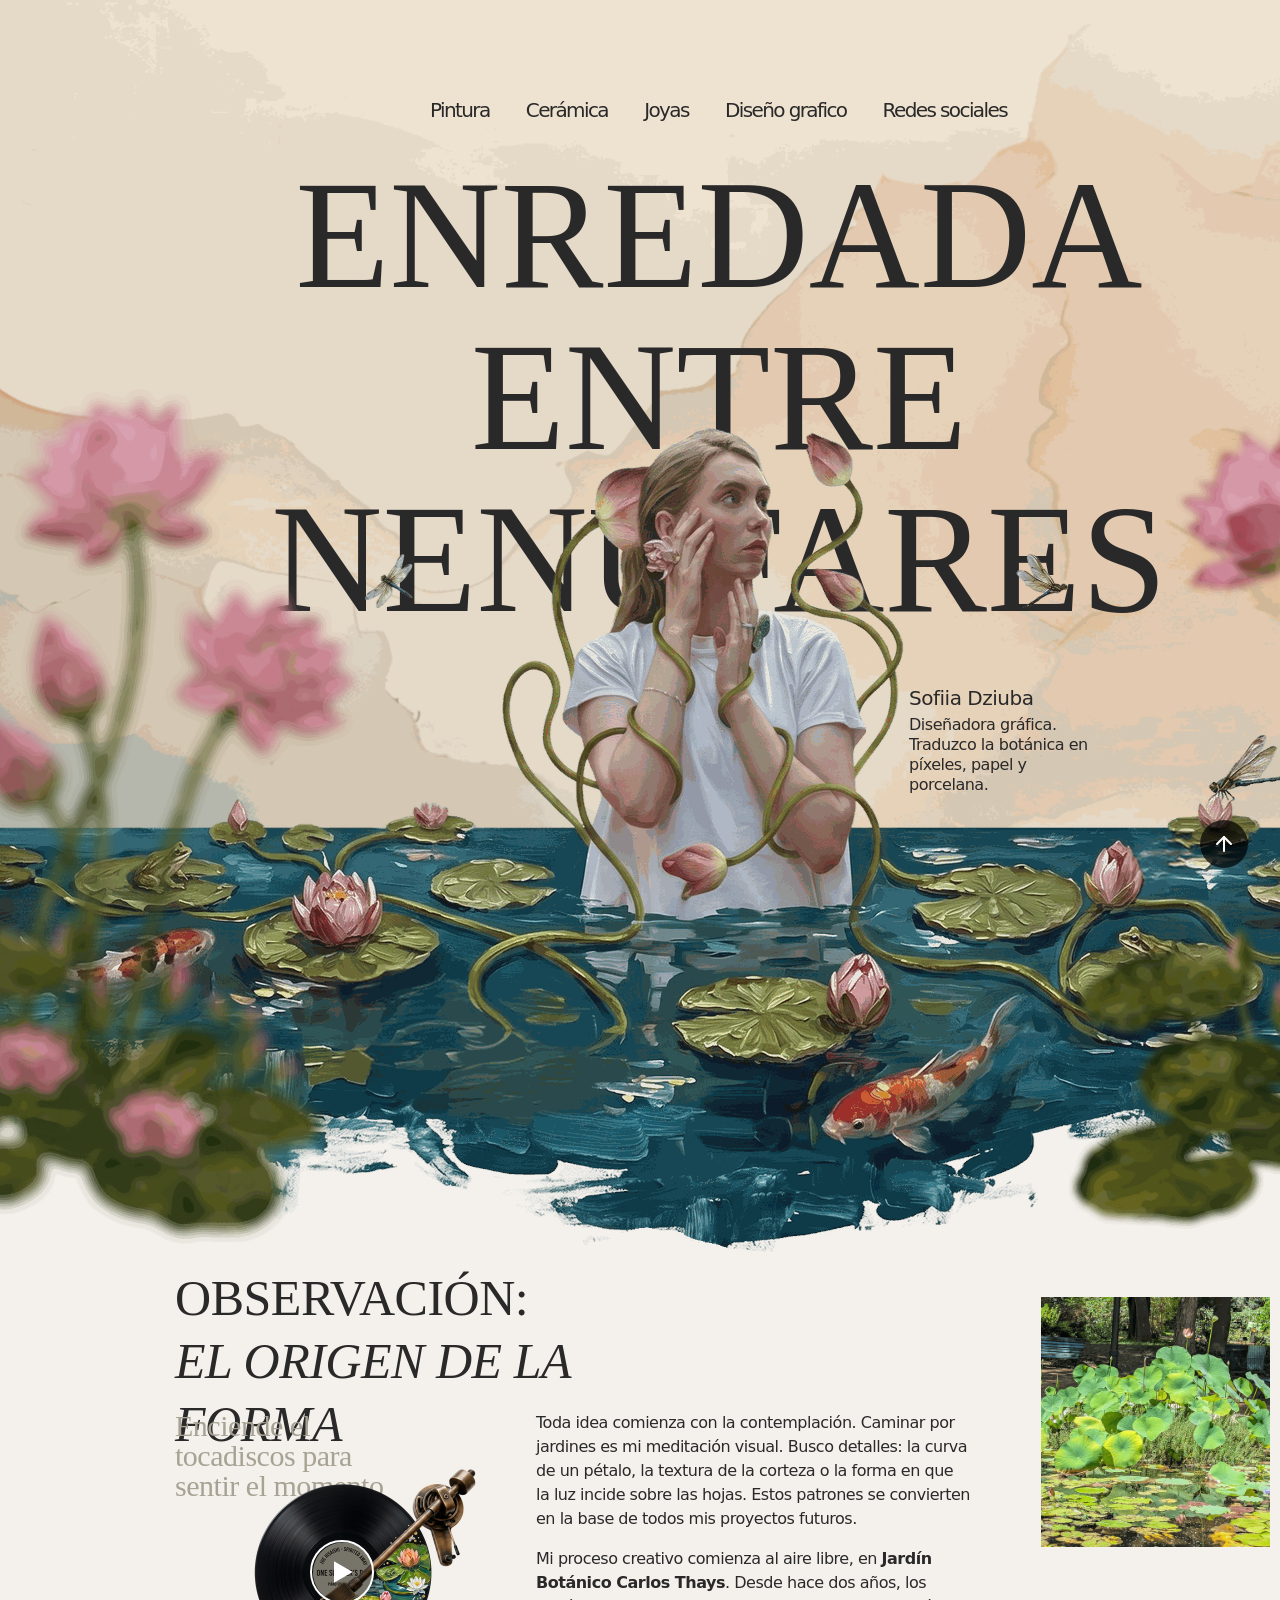
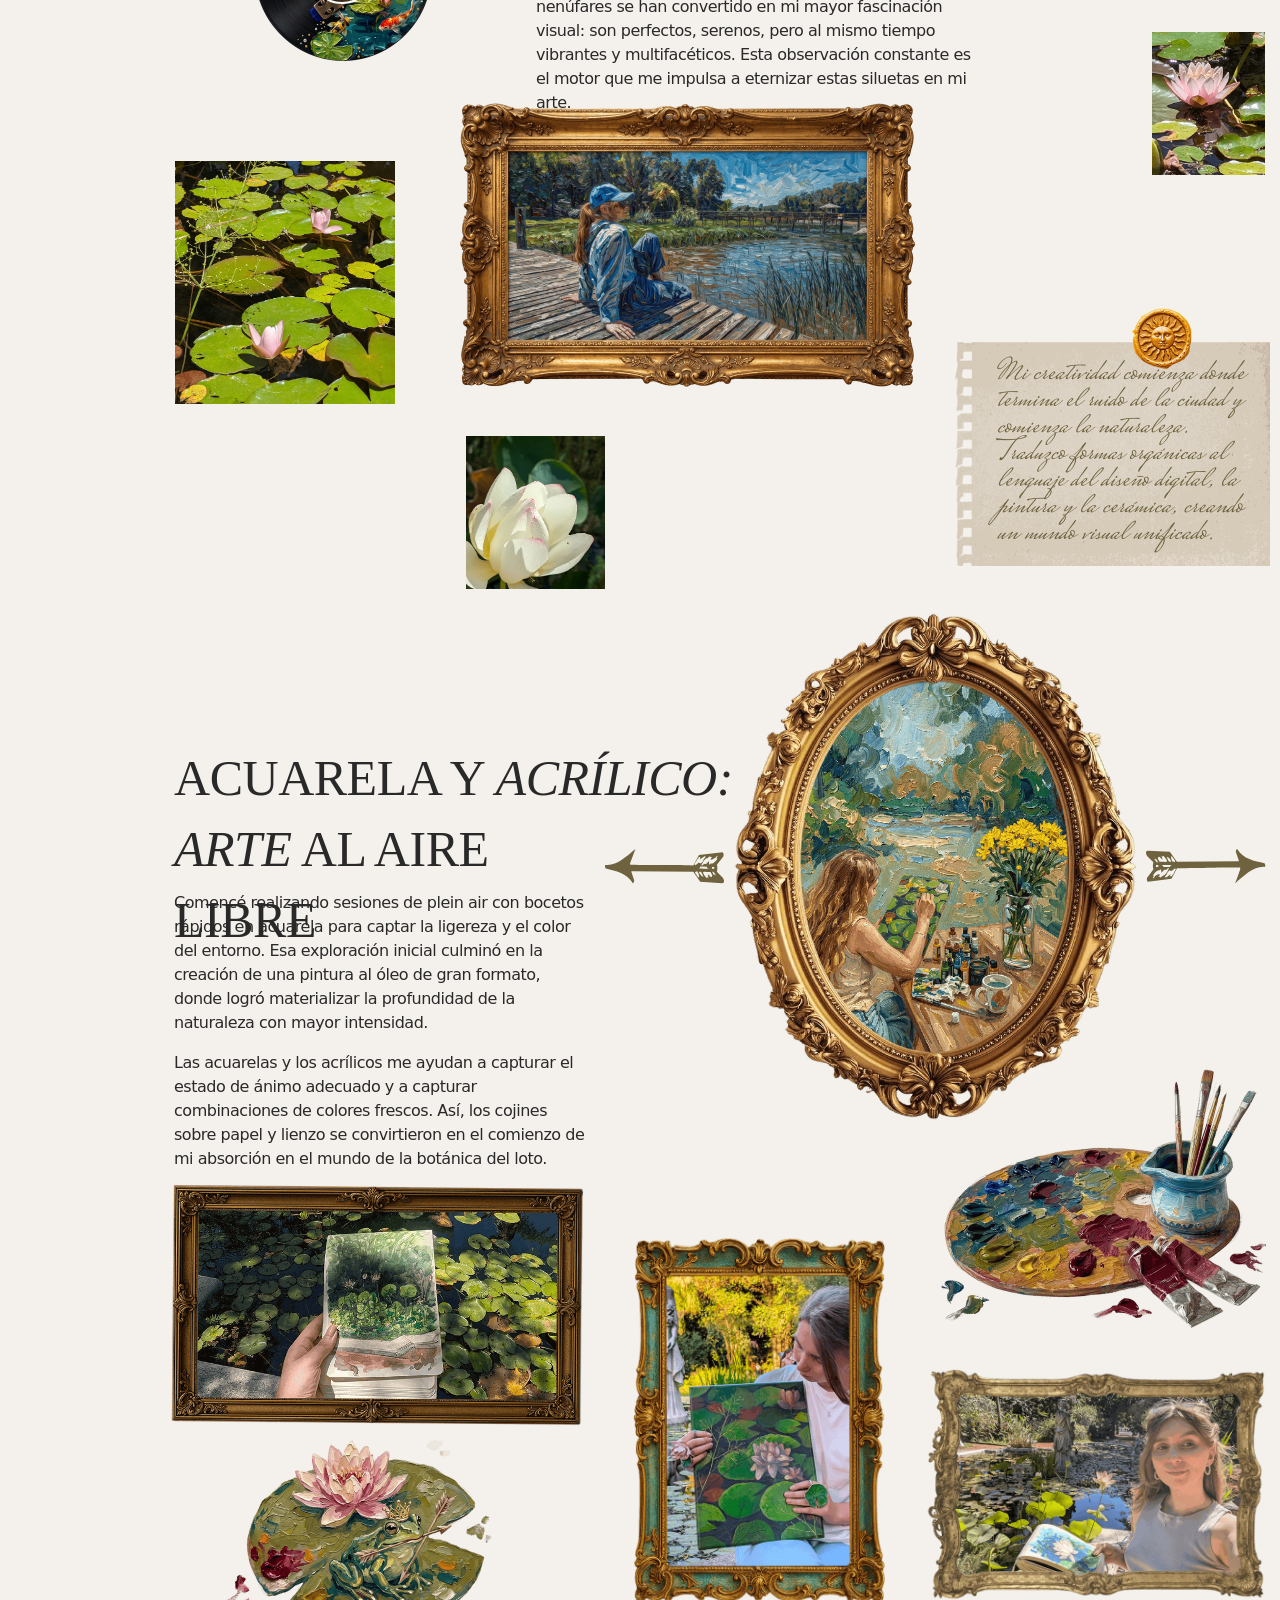
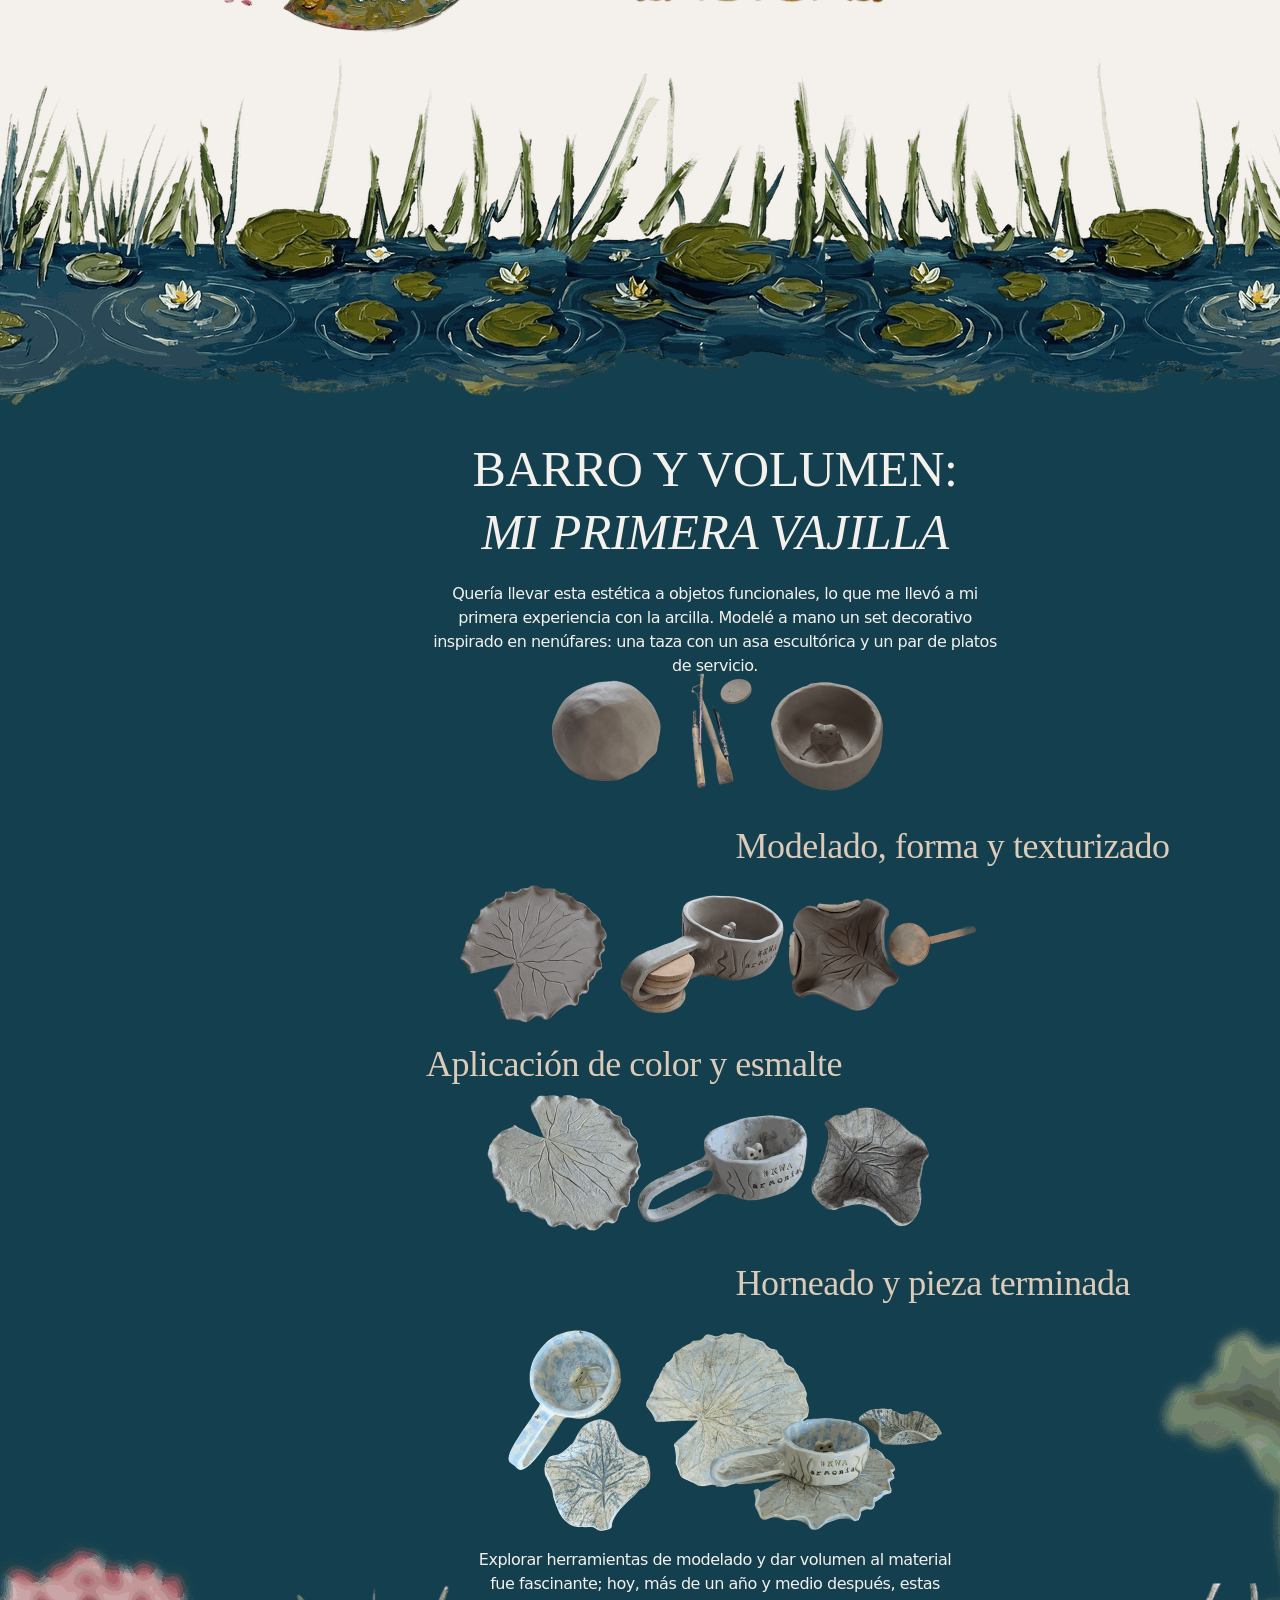
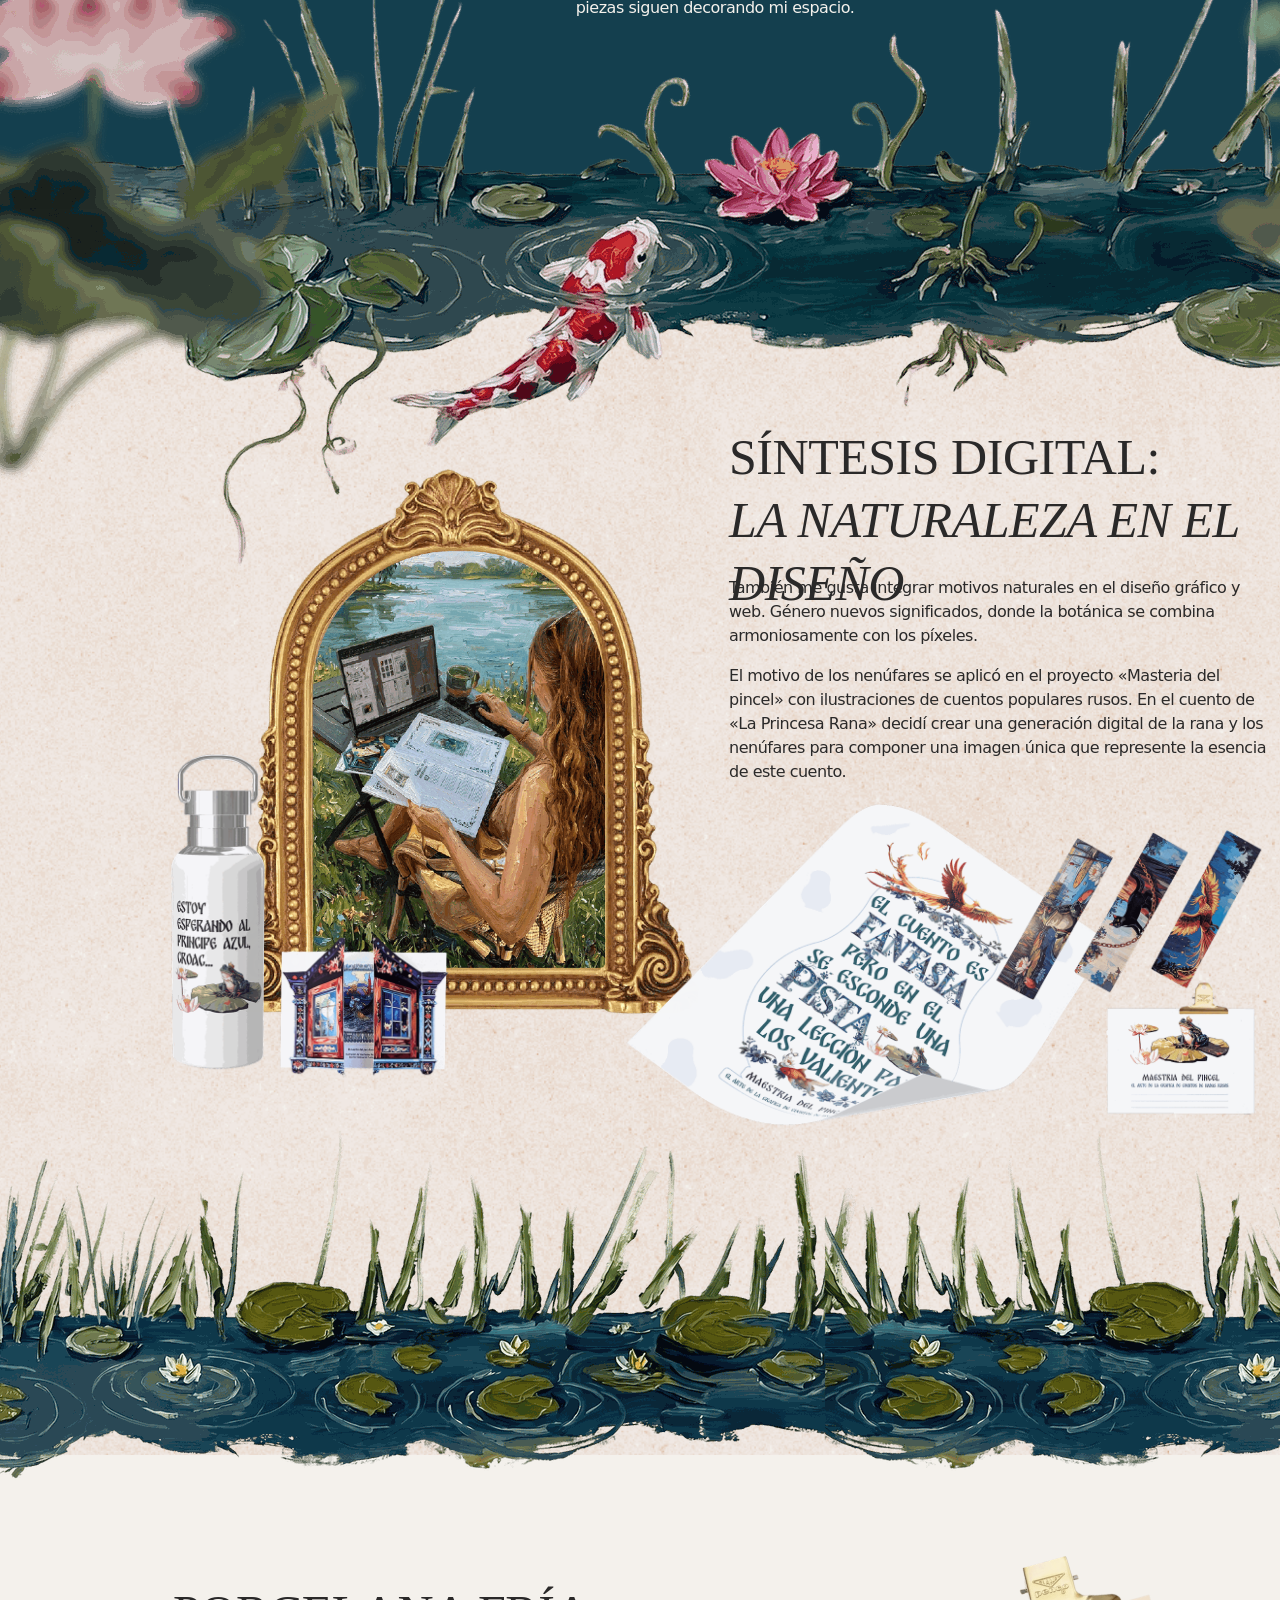
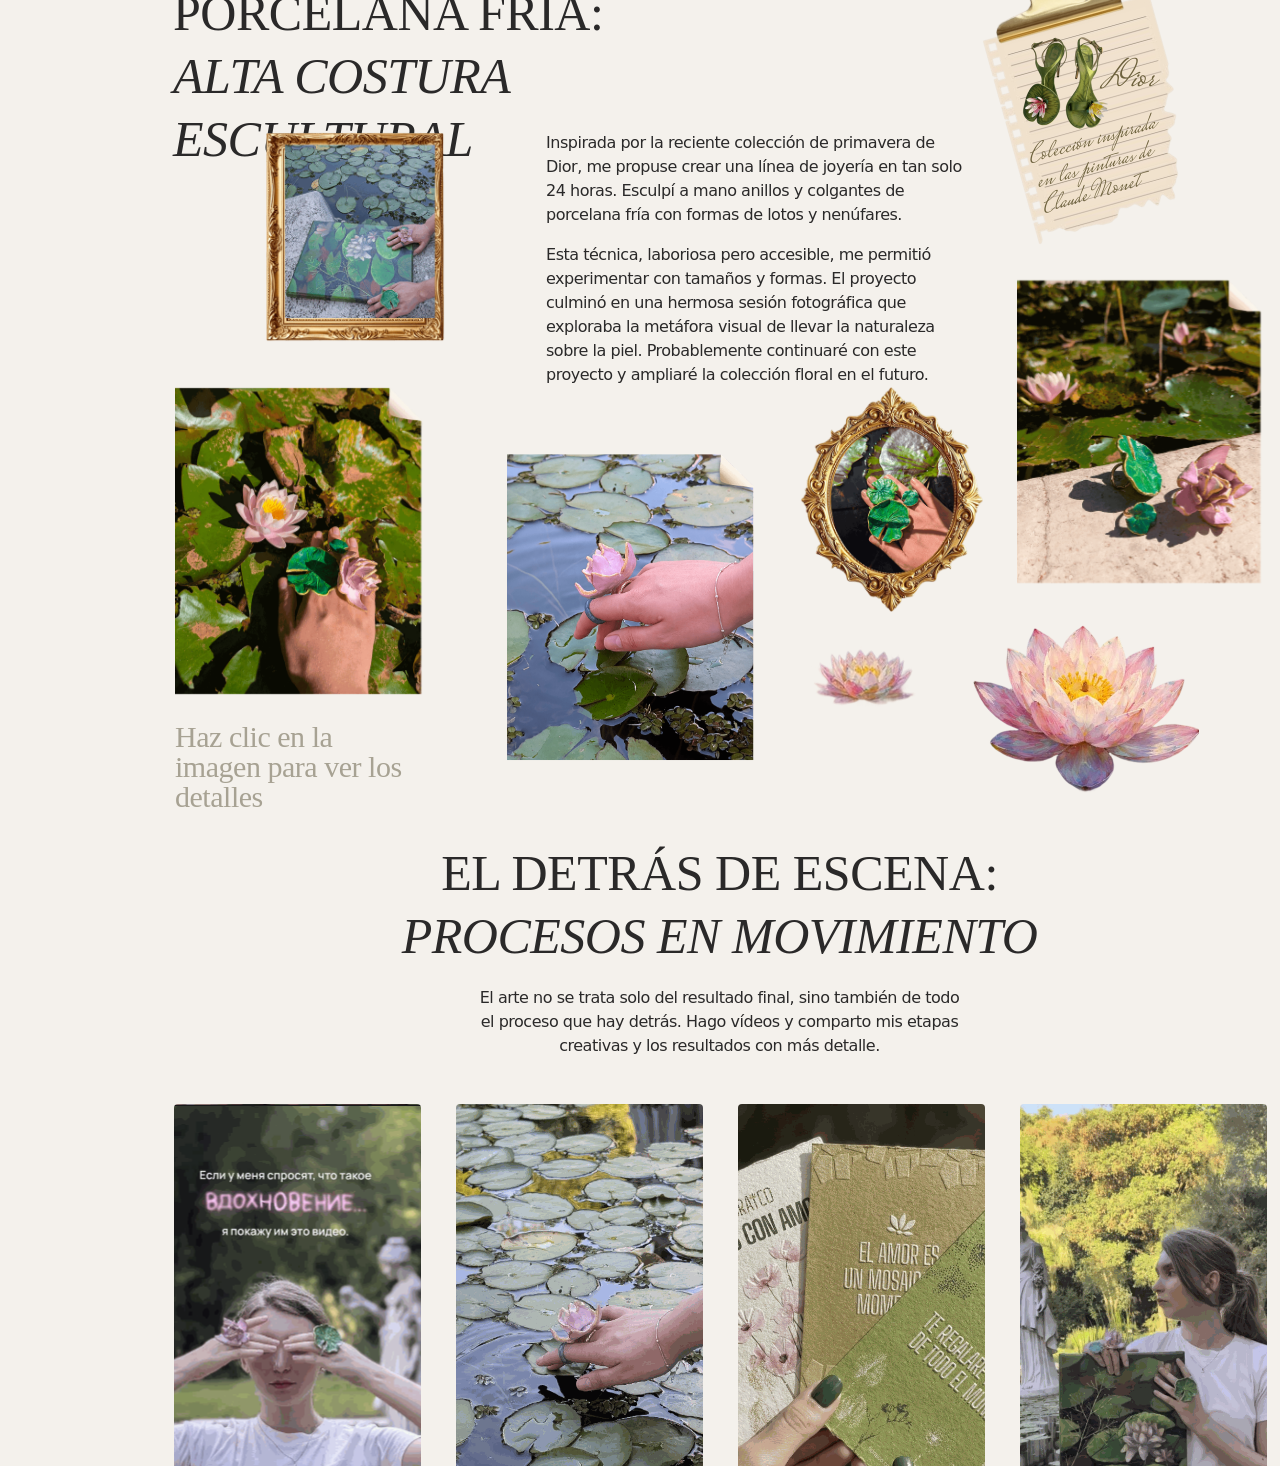
<file: index.html>
<!DOCTYPE html>
<html lang="es">
<head>
    <meta charset="UTF-8">
    <title>Sofiia Dziuba — Enredada entre nenúfares</title>
    <meta http-equiv="refresh" content="0; url=SofaDaVinci/">
    <link rel="canonical" href="SofaDaVinci/">
</head>
<body>
    <p>Redirigiendo a <a href="SofaDaVinci/">SofaDaVinci/</a>...</p>
</body>
</html>
</file>
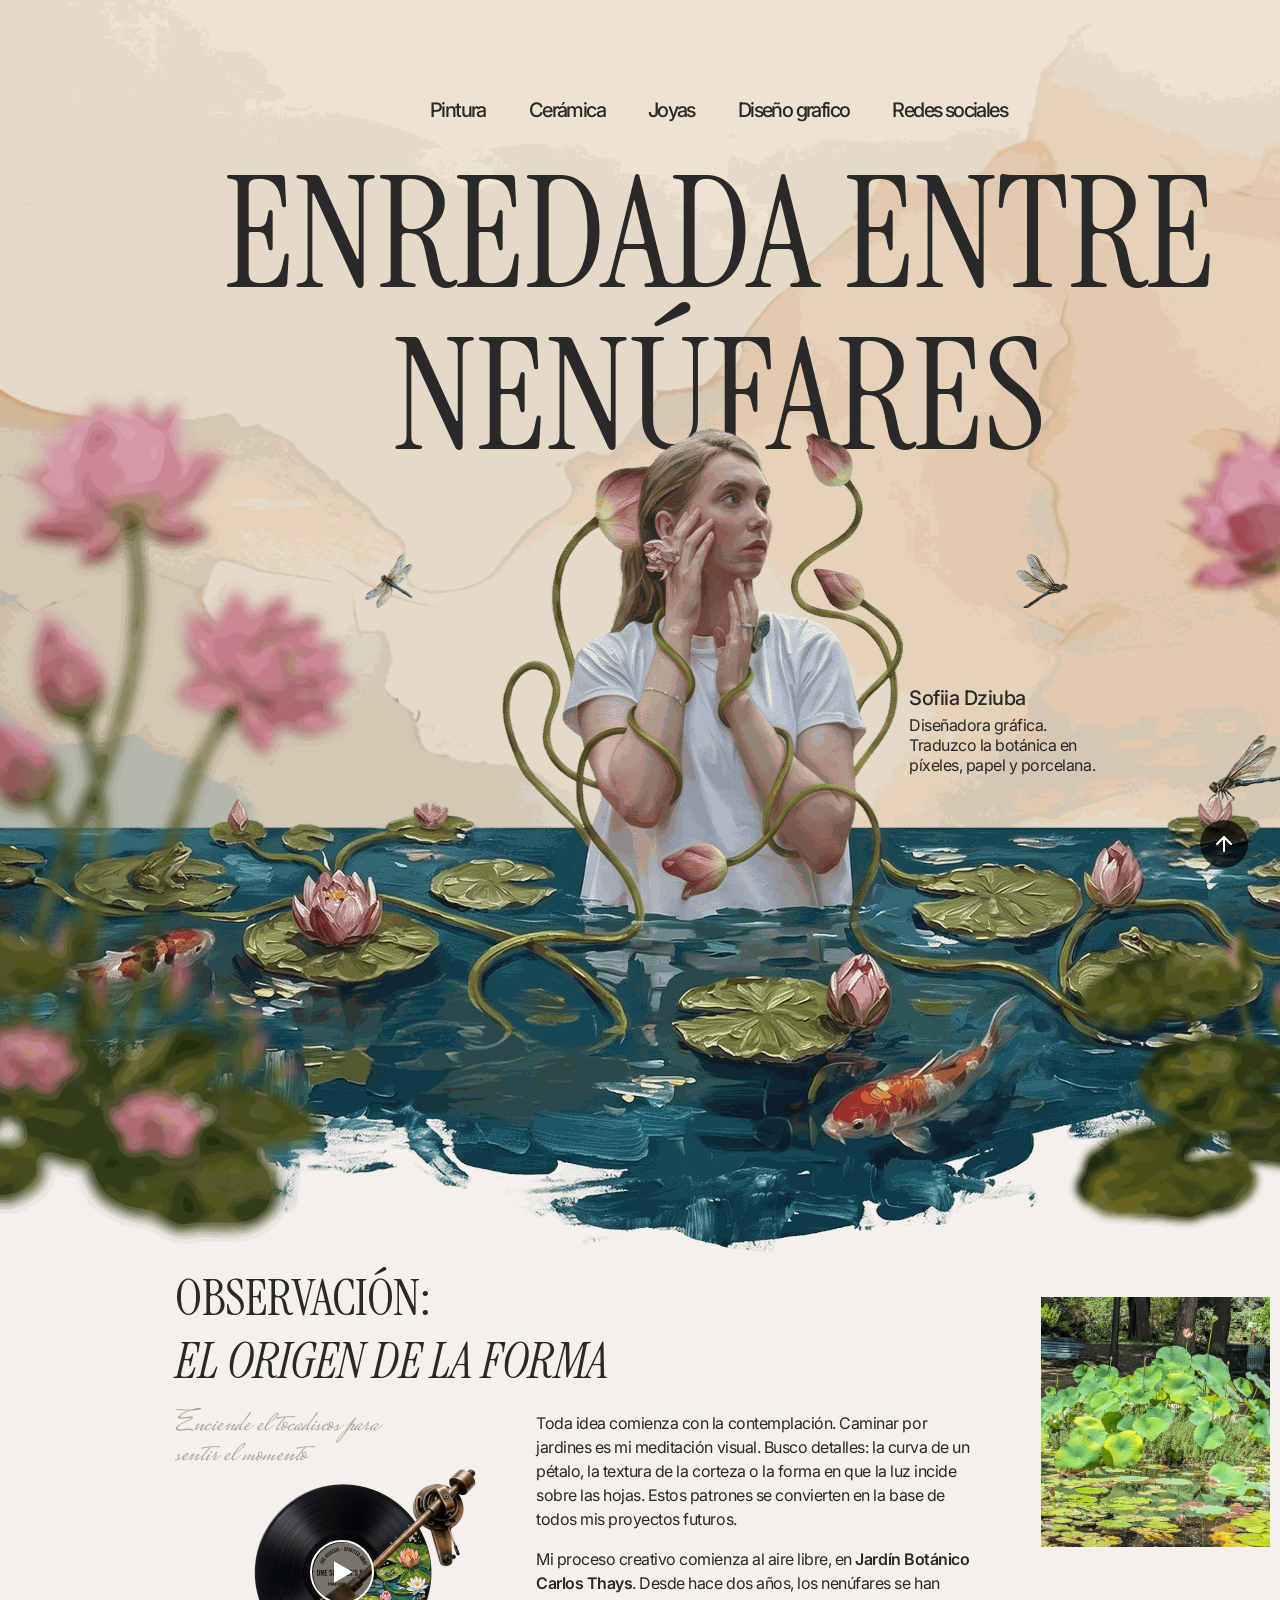
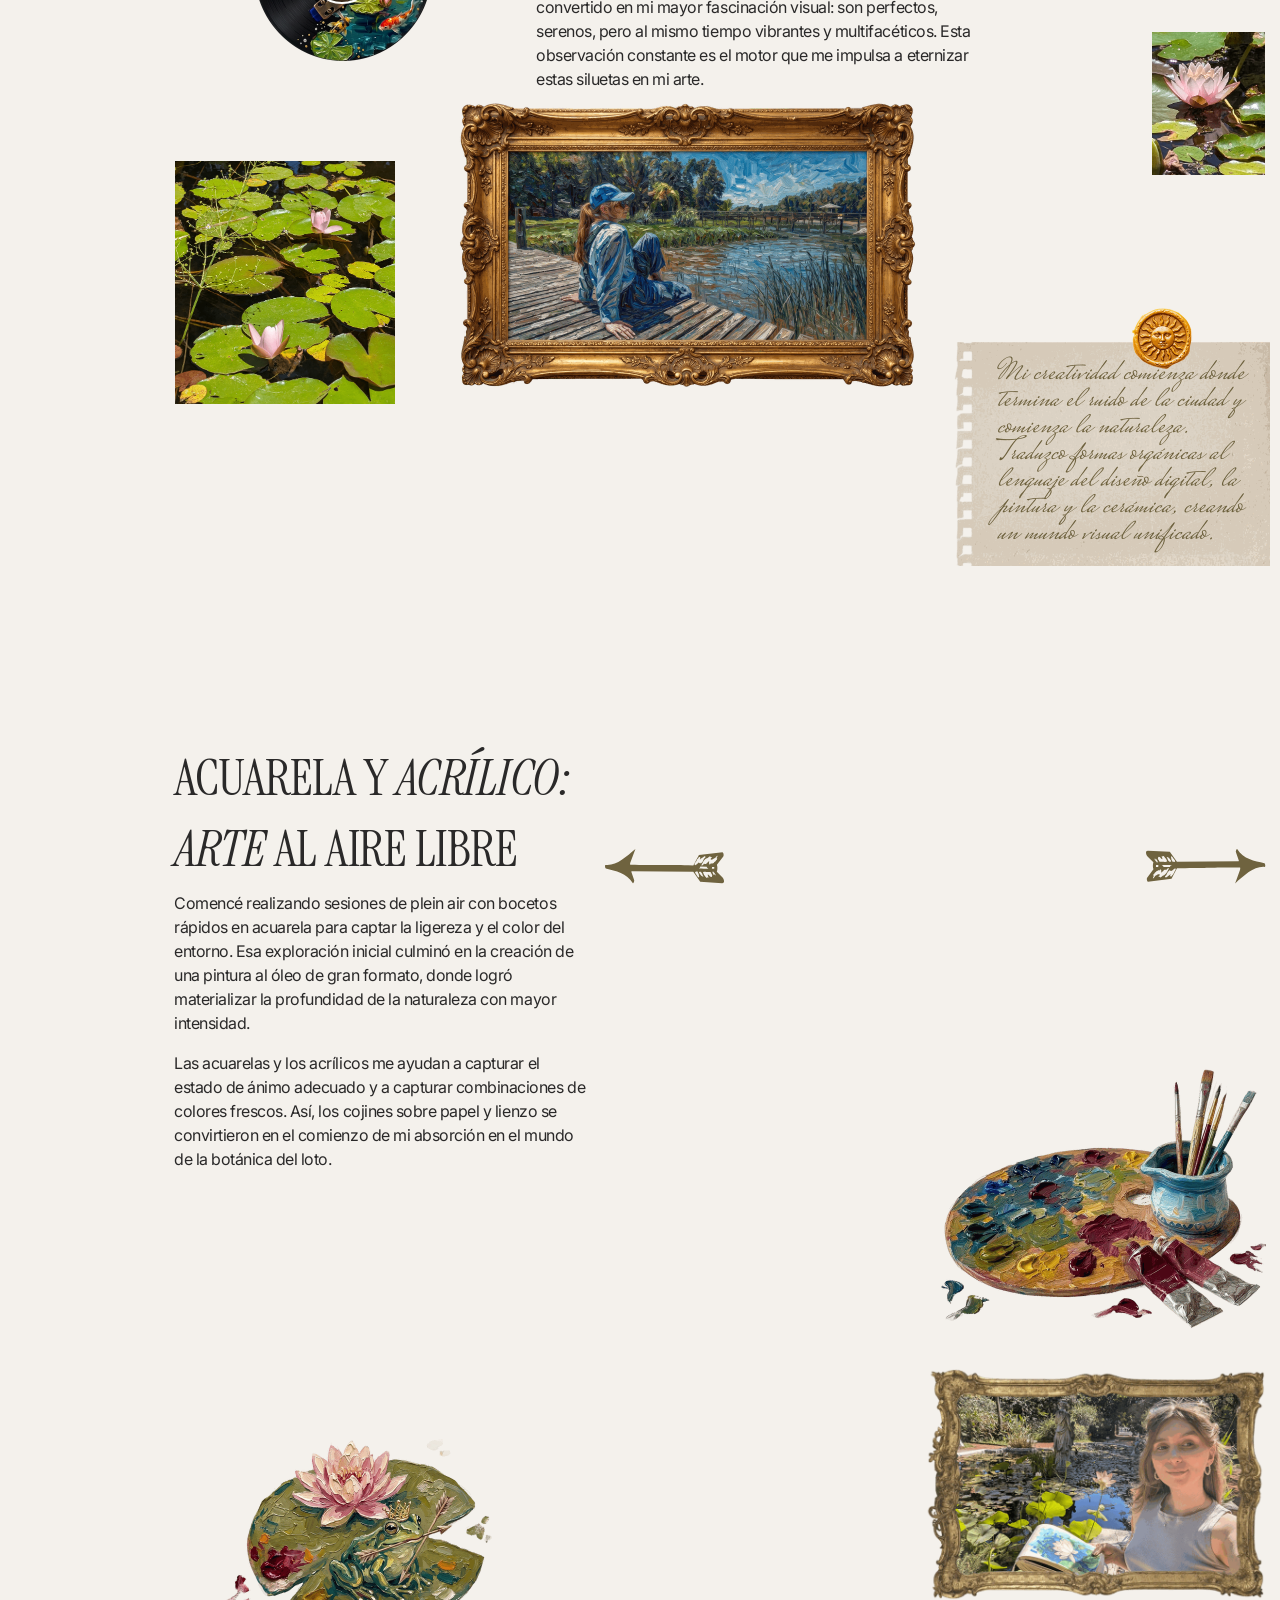
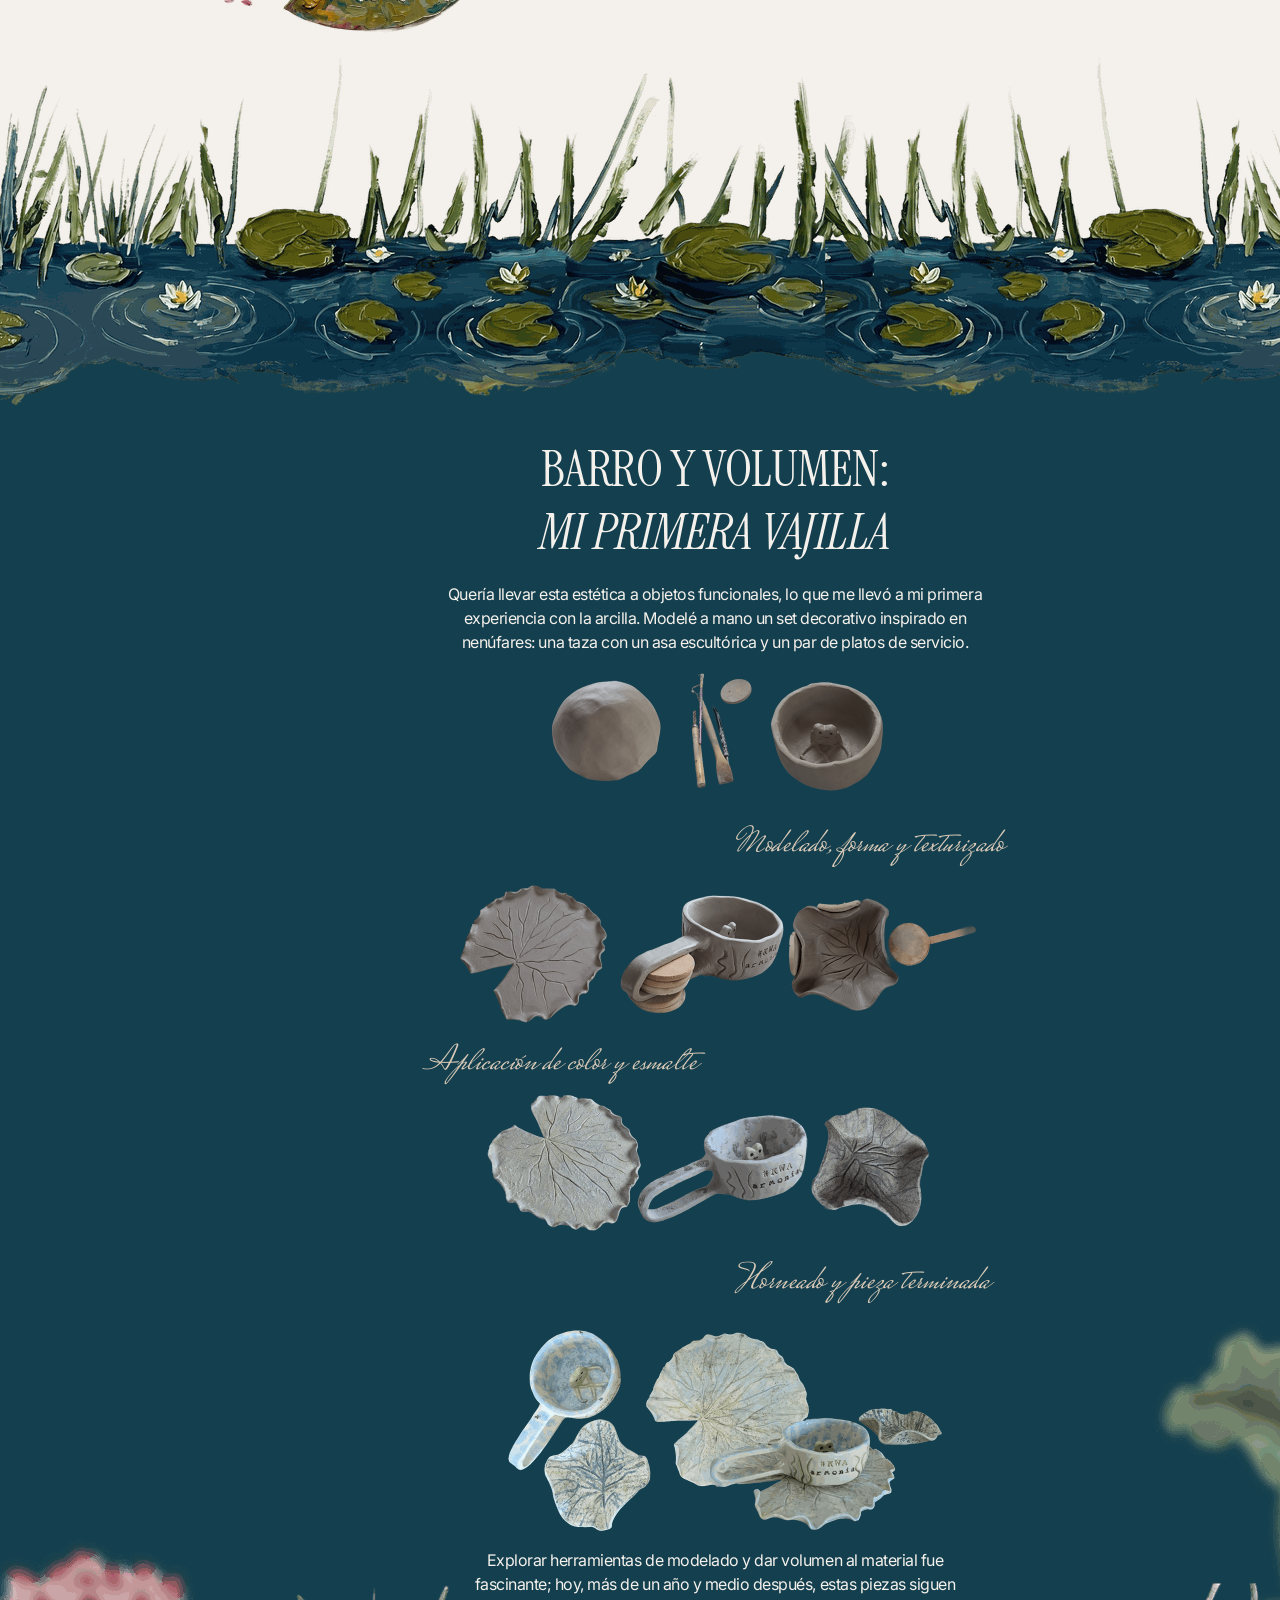
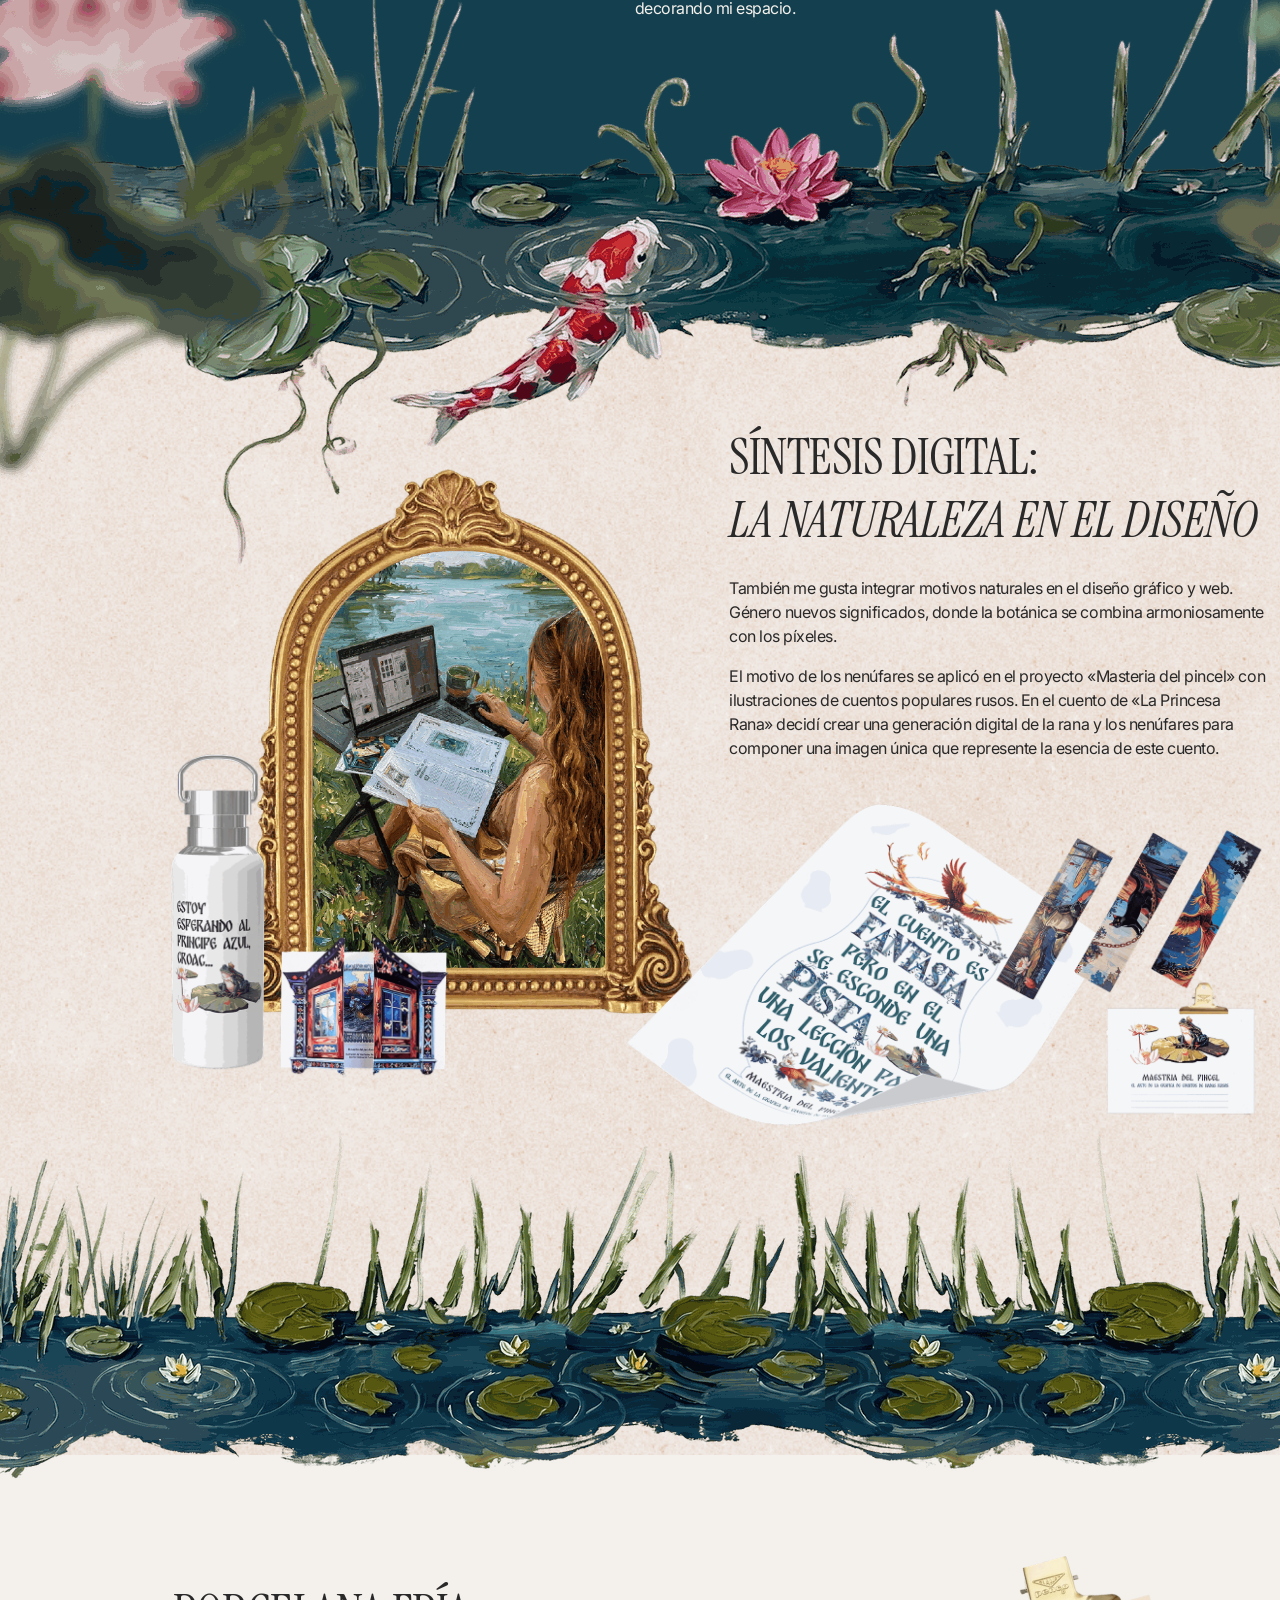
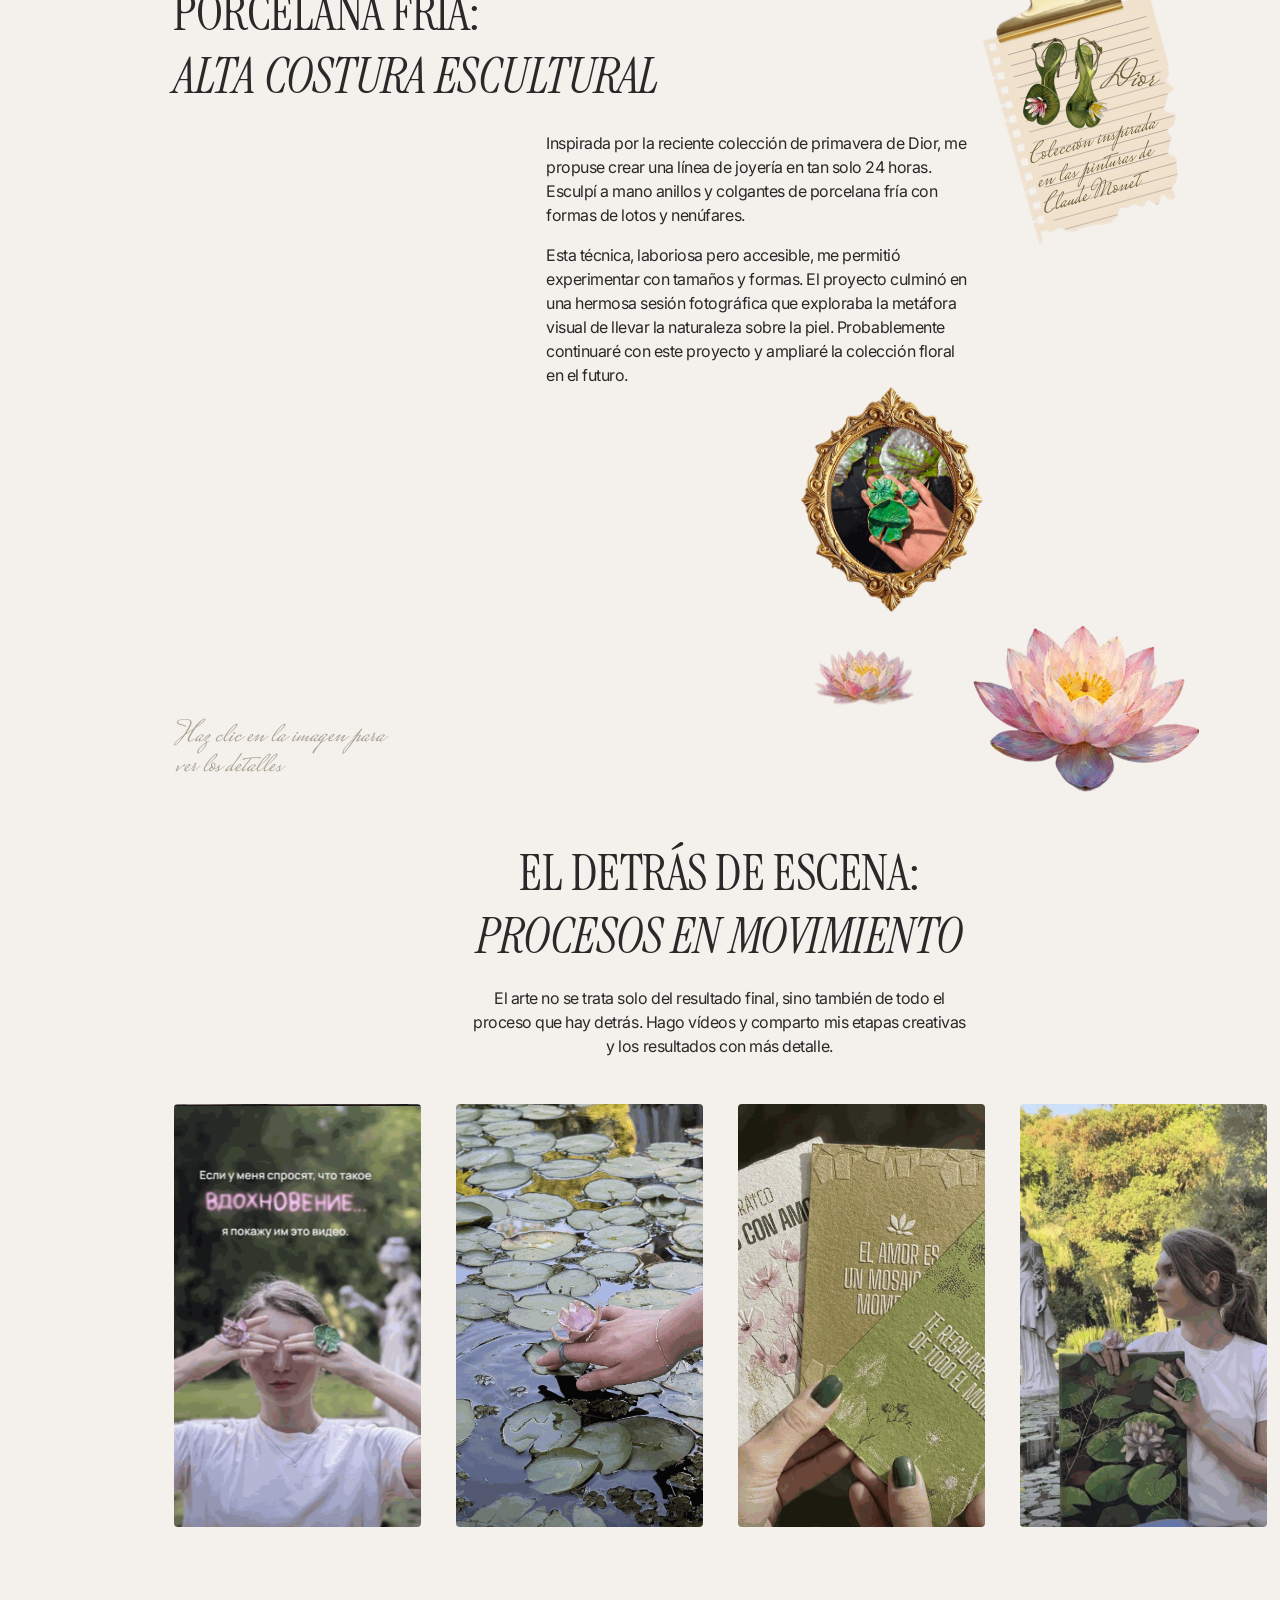
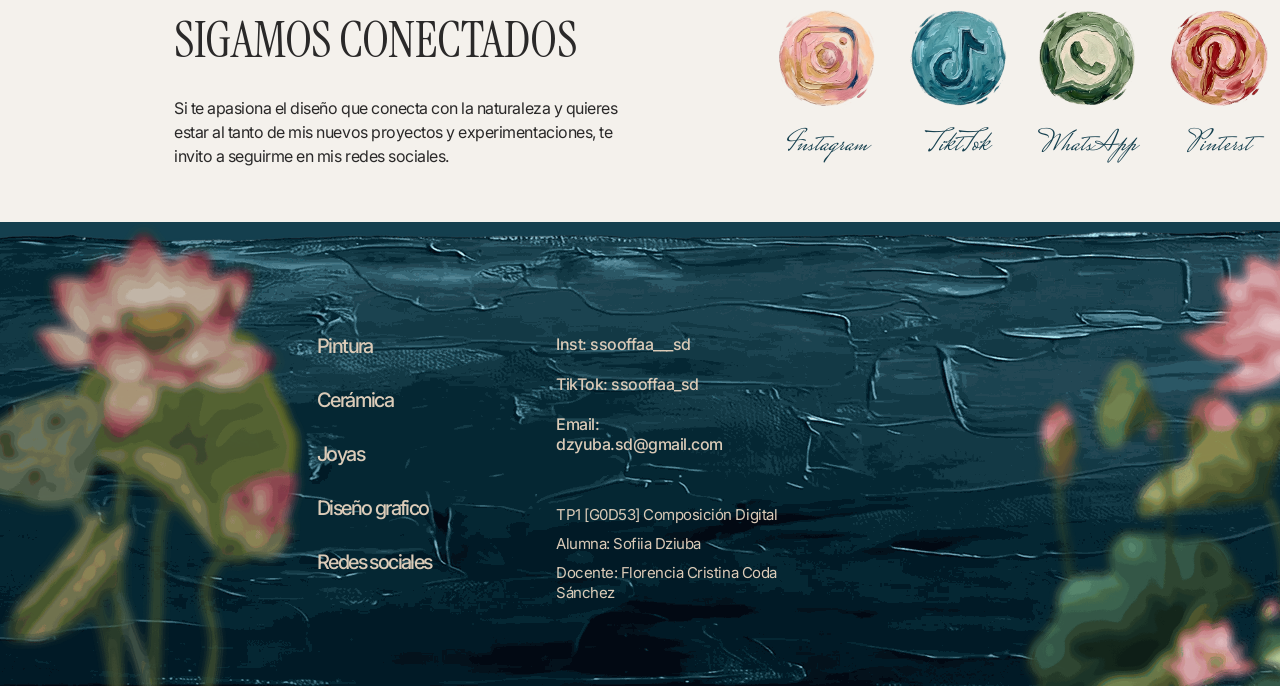
<file: SofaDaVinci/index.html>
<!DOCTYPE html>
<html lang="es">
<head>
    <meta charset="UTF-8">
    <meta name="viewport" content="width=device-width, initial-scale=1">
    <title>Sofía Dziuba — Enredada entre nenúfares</title>
    <meta name="description" content="Portafolio de Sofía Dziuba: diseñadora gráfica que traduce la botánica en píxeles, papel y porcelana. Pintura, cerámica, joyas y diseño digital.">
    <meta name="author" content="Sofía Dziuba">
    <link rel="stylesheet" href="estilos/estilos.css">
</head>
<body id="top">

<div class="page">

    <!-- ==========================================================
         BLOCK 1 — PORTADA
         ========================================================== -->
    <header class="cover" id="portada">
        <img class="cover__bg-watercolor" src="multimedia/imagenes/1-art-back.png" alt="" aria-hidden="true">
        <picture>
            <source media="(max-width: 600px)" srcset="multimedia/imagenes/1-art-girl-back-celu.png">
            <source media="(max-width: 1024px)" srcset="multimedia/imagenes/1-art-girl-back-tablet.png">
            <img class="cover__pond" src="multimedia/imagenes/1-art-girl-back.png" alt="Autorretrato de Sofía entre nenúfares y peces koi">
        </picture>
        <img class="cover__flower-right" src="multimedia/imagenes/1-art-flower-2-1.png" alt="" aria-hidden="true">
        <img class="cover__flower-left" src="multimedia/imagenes/1-art-flower-1-1.png" alt="" aria-hidden="true">
        <img class="cover__bug-left" src="multimedia/imagenes/1-art-bug-1.png" alt="" aria-hidden="true">
        <img class="cover__bug-right" src="multimedia/imagenes/1-art-bug-2.png" alt="" aria-hidden="true">

        <nav class="cover__menu" aria-label="Menú principal">
            <ul>
                <li><a href="#pintura">Pintura</a></li>
                <li><a href="#ceramica">Cerámica</a></li>
                <li><a href="#joyas">Joyas</a></li>
                <li><a href="#grafico">Diseño grafico</a></li>
                <li><a href="#media">Redes sociales</a></li>
            </ul>
        </nav>

        <h1 class="cover__title">Enredada entre nenúfares</h1>

        <div class="cover__signature">
            <p class="cover__signature-name">Sofiia Dziuba</p>
            <p class="cover__signature-role">Diseñadora gráfica. Traduzco la botánica en píxeles, papel y porcelana.</p>
        </div>
    </header>


    <main>

        <!-- ======================================================
             BLOCK 2 — FOTOGRAFIA · OBSERVACIÓN
             ====================================================== -->
        <section class="photo" id="fotografia" aria-labelledby="photo-title">
            <h2 class="photo__title" id="photo-title">Observación: <em>el origen de la forma</em></h2>
            <div class="photo__body">
                <p>Toda idea comienza con la contemplación. Caminar por jardines es mi meditación visual. Busco detalles: la curva de un pétalo, la textura de la corteza o la forma en que la luz incide sobre las hojas. Estos patrones se convierten en la base de todos mis proyectos futuros.</p>
                <p>Mi proceso creativo comienza al aire libre, en <strong>Jardín Botánico Carlos Thays</strong>. Desde hace dos años, los nenúfares se han convertido en mi mayor fascinación visual: son perfectos, serenos, pero al mismo tiempo vibrantes y multifacéticos. Esta observación constante es el motor que me impulsa a eternizar estas siluetas en mi arte.</p>
            </div>

            <p class="photo__audio-label">Enciende el tocadiscos para sentir el momento</p>

            <button type="button" class="photo__disk" id="disk-toggle" aria-label="Reproducir música ambiente">
                <img class="photo__disk-img" src="multimedia/imagenes/2-disk.png" alt="">
            </button>
            <img class="photo__diskplay" src="multimedia/imagenes/2-diskplay.png" alt="" aria-hidden="true">
            <button type="button" class="play-disco" id="play-disco" aria-label="Reproducir">
                <svg xmlns="http://www.w3.org/2000/svg" width="32" height="32" viewBox="0 0 24 24" fill="white" aria-hidden="true">
                    <polygon points="6 4 20 12 6 20 6 4"></polygon>
                </svg>
            </button>
            <audio id="ambient-audio" preload="metadata" src="multimedia/audio/one-summers-day.mp3"></audio>

            <picture>
                <source media="(max-width: 600px)" srcset="multimedia/imagenes/2-image-5-celu.png">
                <source media="(max-width: 1024px)" srcset="multimedia/imagenes/2-image-5-tablet.png">
                <img class="photo__landscape" src="multimedia/imagenes/2-image-5.png" alt="Estanque del Jardín Botánico con nenúfares en flor">
            </picture>

            <figure class="photo__polaroid">
                <picture>
                    <source media="(max-width: 600px)" srcset="multimedia/imagenes/2-image-1-front-celu.png">
                    <source media="(max-width: 1024px)" srcset="multimedia/imagenes/2-image-1-front-tablet.png">
                    <img class="photo__polaroid-face photo__polaroid-face--front" src="multimedia/imagenes/2-image-1-front.png" alt="Nenúfar rosa flotando en el agua">
                </picture>
                <img class="photo__polaroid-face photo__polaroid-face--back" src="multimedia/imagenes/2-image-1-back.png" alt="">
            </figure>
            <figure class="photo__polaroid photo__polaroid--2">
                <picture>
                    <source media="(max-width: 600px)" srcset="multimedia/imagenes/2-image-2-front-celu.png">
                    <source media="(max-width: 1024px)" srcset="multimedia/imagenes/2-image-2-front-tablet.png">
                    <img class="photo__polaroid-face photo__polaroid-face--front" src="multimedia/imagenes/2-image-2-front.png" alt="Hoja de loto con gotas de agua">
                </picture>
                <img class="photo__polaroid-face photo__polaroid-face--back" src="multimedia/imagenes/2-image-2-back.png" alt="">
            </figure>
            <figure class="photo__polaroid photo__polaroid--3">
                <picture>
                    <source media="(max-width: 600px)" srcset="multimedia/imagenes/2-image-4-front-celu.png">
                    <source media="(max-width: 1024px)" srcset="multimedia/imagenes/2-image-4-front-tablet.png">
                    <img class="photo__polaroid-face photo__polaroid-face--front" src="multimedia/imagenes/2-image-4-front.png" alt="Pétalos de flor observados de cerca">
                </picture>
                <img class="photo__polaroid-face photo__polaroid-face--back" src="multimedia/imagenes/2-image-4-back.png" alt="">
            </figure>
            <figure class="photo__polaroid photo__polaroid--4">
                <picture>
                    <source media="(max-width: 600px)" srcset="multimedia/imagenes/2-image-3-front-celu.png">
                    <source media="(max-width: 1024px)" srcset="multimedia/imagenes/2-image-3-front-tablet.png">
                    <img class="photo__polaroid-face photo__polaroid-face--front" src="multimedia/imagenes/2-image-3-front.png" alt="Follaje del jardín botánico">
                </picture>
                <img class="photo__polaroid-face photo__polaroid-face--back" src="multimedia/imagenes/2-image-3-back.png" alt="">
            </figure>
        </section>

        <!-- ======================================================
             BLOCK 3 — DIBUJO · PINTURA
             ====================================================== -->
        <section class="drawing" id="pintura" aria-labelledby="drawing-title">
            <h2 class="drawing__title" id="drawing-title"><span class="nowrap">Acuarela y <em>acrílico:</em></span> <em>arte</em> al aire libre</h2>
            <div class="drawing__body">
                <p>Comencé realizando sesiones de plein air con bocetos rápidos en acuarela para captar la ligereza y el color del entorno. Esa exploración inicial culminó en la creación de una pintura al óleo de gran formato, donde logró materializar la profundidad de la naturaleza con mayor intensidad.</p>
                <p>Las acuarelas y los acrílicos me ayudan a capturar el estado de ánimo adecuado y a capturar combinaciones de colores frescos. Así, los cojines sobre papel y lienzo se convirtieron en el comienzo de mi absorción en el mundo de la botánica del loto.</p>
            </div>

            <img class="drawing__art-1" src="multimedia/imagenes/3-art-1.png" alt="Detalle de paleta con pinceles">
            <img class="drawing__art-2" src="multimedia/imagenes/3-art-2.png" alt="Boceto de flor de loto en acuarela">
            <picture>
                <source media="(max-width: 600px)" srcset="multimedia/imagenes/3-image-1-celu.png">
                <source media="(max-width: 1024px)" srcset="multimedia/imagenes/3-image-1-tablet.png">
                <img class="drawing__image-1" src="multimedia/imagenes/3-image-1.png" alt="Sesión de plein air en el jardín">
            </picture>
            <picture>
                <source media="(max-width: 600px)" srcset="multimedia/imagenes/3-image-2-celu.png">
                <source media="(max-width: 1024px)" srcset="multimedia/imagenes/3-image-2-tablet.png">
                <img class="drawing__image-2" src="multimedia/imagenes/3-image-2.png" alt="Pintura al óleo de nenúfares">
            </picture>
            <picture>
                <source media="(max-width: 600px)" srcset="multimedia/imagenes/3-image-3-celu.png">
                <source media="(max-width: 1024px)" srcset="multimedia/imagenes/3-image-3-tablet.png">
                <img class="drawing__image-3" src="multimedia/imagenes/3-image-3.png" alt="Pinceles y paleta sobre lienzo">
            </picture>

            <div class="drawing__gallery" aria-label="Galería de bocetos">
                <button type="button" class="drawing__gallery-arrow" id="gallery-prev" aria-label="Boceto anterior">
                    <img src="multimedia/imagenes/gallery-arrow-left.svg" alt="">
                </button>
                <div class="drawing__gallery-frame">
                    <picture>
                        <source media="(max-width: 600px)" srcset="multimedia/imagenes/gallery-01-celu.png">
                        <source media="(max-width: 1024px)" srcset="multimedia/imagenes/gallery-01-tablet.png">
                        <img class="drawing__gallery-photo" src="multimedia/imagenes/gallery-01.png" alt="Boceto 1 enmarcado">
                    </picture>
                    <picture>
                        <source media="(max-width: 600px)" srcset="multimedia/imagenes/gallery-02-celu.png">
                        <source media="(max-width: 1024px)" srcset="multimedia/imagenes/gallery-02-tablet.png">
                        <img class="drawing__gallery-photo is-hidden" src="multimedia/imagenes/gallery-02.png" alt="Boceto 2 enmarcado">
                    </picture>
                    <picture>
                        <source media="(max-width: 600px)" srcset="multimedia/imagenes/gallery-03-celu.png">
                        <source media="(max-width: 1024px)" srcset="multimedia/imagenes/gallery-03-tablet.png">
                        <img class="drawing__gallery-photo is-hidden" src="multimedia/imagenes/gallery-03.png" alt="Boceto 3 enmarcado">
                    </picture>
                    <picture>
                        <source media="(max-width: 600px)" srcset="multimedia/imagenes/gallery-04-celu.png">
                        <source media="(max-width: 1024px)" srcset="multimedia/imagenes/gallery-04-tablet.png">
                        <img class="drawing__gallery-photo is-hidden" src="multimedia/imagenes/gallery-04.png" alt="Boceto 4 enmarcado">
                    </picture>
                    <picture>
                        <source media="(max-width: 600px)" srcset="multimedia/imagenes/gallery-05-celu.png">
                        <source media="(max-width: 1024px)" srcset="multimedia/imagenes/gallery-05-tablet.png">
                        <img class="drawing__gallery-photo is-hidden" src="multimedia/imagenes/gallery-05.png" alt="Boceto 5 enmarcado">
                    </picture>
                    <picture>
                        <source media="(max-width: 600px)" srcset="multimedia/imagenes/gallery-06-celu.png">
                        <source media="(max-width: 1024px)" srcset="multimedia/imagenes/gallery-06-tablet.png">
                        <img class="drawing__gallery-photo is-hidden" src="multimedia/imagenes/gallery-06.png" alt="Boceto 6 enmarcado">
                    </picture>
                    <picture>
                        <source media="(max-width: 600px)" srcset="multimedia/imagenes/gallery-07-celu.png">
                        <source media="(max-width: 1024px)" srcset="multimedia/imagenes/gallery-07-tablet.png">
                        <img class="drawing__gallery-photo is-hidden" src="multimedia/imagenes/gallery-07.png" alt="Boceto 7 enmarcado">
                    </picture>
                    <picture>
                        <source media="(max-width: 600px)" srcset="multimedia/imagenes/gallery-08-celu.png">
                        <source media="(max-width: 1024px)" srcset="multimedia/imagenes/gallery-08-tablet.png">
                        <img class="drawing__gallery-photo is-hidden" src="multimedia/imagenes/gallery-08.png" alt="Boceto 8 enmarcado">
                    </picture>
                </div>
                <button type="button" class="drawing__gallery-arrow" id="gallery-next" aria-label="Boceto siguiente">
                    <img src="multimedia/imagenes/gallery-arrow-right.svg" alt="">
                </button>
            </div>
        </section>

        <!-- ======================================================
             BLOCK 4 — CERAMICA
             ====================================================== -->
        <section class="ceramics" id="ceramica" aria-labelledby="ceramics-title">
            <div class="ceramics__bg" aria-hidden="true"></div>

            <h2 class="ceramics__title" id="ceramics-title">Barro y volumen: <em>mi primera vajilla</em></h2>
            <p class="ceramics__body">Quería llevar esta estética a objetos funcionales, lo que me llevó a mi primera experiencia con la arcilla. Modelé a mano un set decorativo inspirado en nenúfares: una taza con un asa escultórica y un par de platos de servicio.</p>

            <div class="ceramics__steps" aria-label="Proceso de cerámica en cuatro etapas">
                <picture>
                    <source media="(max-width: 600px)" srcset="multimedia/imagenes/4-step-1-celu.png">
                    <source media="(max-width: 1024px)" srcset="multimedia/imagenes/4-step-1-tablet.png">
                    <img class="ceramics__step ceramics__step-1" src="multimedia/imagenes/4-step-1.png" alt="Etapa 1: modelado y texturizado de la arcilla">
                </picture>
                <p class="ceramics__step-label ceramics__step-label-1">Modelado, forma y texturizado</p>

                <picture>
                    <source media="(max-width: 600px)" srcset="multimedia/imagenes/4-step-2-celu.png">
                    <source media="(max-width: 1024px)" srcset="multimedia/imagenes/4-step-2-tablet.png">
                    <img class="ceramics__step ceramics__step-2" src="multimedia/imagenes/4-step-2.png" alt="Etapa 2: aplicación de color y esmalte">
                </picture>
                <p class="ceramics__step-label ceramics__step-label-2">Aplicación de color y esmalte</p>

                <picture>
                    <source media="(max-width: 600px)" srcset="multimedia/imagenes/4-step-3-celu.png">
                    <source media="(max-width: 1024px)" srcset="multimedia/imagenes/4-step-3-tablet.png">
                    <img class="ceramics__step ceramics__step-3" src="multimedia/imagenes/4-step-3.png" alt="Etapa 3: horneado final de la pieza">
                </picture>
                <p class="ceramics__step-label ceramics__step-label-3">Horneado y pieza terminada</p>

                <picture>
                    <source media="(max-width: 600px)" srcset="multimedia/imagenes/4-step-4-celu.png">
                    <source media="(max-width: 1024px)" srcset="multimedia/imagenes/4-step-4-tablet.png">
                    <img class="ceramics__step ceramics__step-4" src="multimedia/imagenes/4-step-4.png" alt="Etapa 4: vajilla terminada inspirada en nenúfares">
                </picture>
            </div>

            <p class="ceramics__outro">Explorar herramientas de modelado y dar volumen al material fue fascinante; hoy, más de un año y medio después, estas piezas siguen decorando mi espacio.</p>
        </section>

        <!-- ======================================================
             BLOCK 5 — DISEÑO
             ====================================================== -->
        <section class="design" id="grafico" aria-labelledby="design-title">
            <img class="design__backtexture" src="multimedia/imagenes/5-backtexture.png" alt="" aria-hidden="true">

            <h2 class="design__title" id="design-title">Síntesis digital: <em>la naturaleza en el diseño</em></h2>
            <div class="design__body">
                <p>También me gusta integrar motivos naturales en el diseño gráfico y web. Género nuevos significados, donde la botánica se combina armoniosamente con los píxeles.</p>
                <p>El motivo de los nenúfares se aplicó en el proyecto «Masteria del pincel» con ilustraciones de cuentos populares rusos. En el cuento de «La Princesa Rana» decidí crear una generación digital de la rana y los nenúfares para componer una imagen única que represente la esencia de este cuento.</p>
            </div>

            <picture>
                <source media="(max-width: 600px)" srcset="multimedia/imagenes/5-image-1-celu.png">
                <source media="(max-width: 1024px)" srcset="multimedia/imagenes/5-image-1-tablet.png">
                <img class="design__image-1" src="multimedia/imagenes/5-image-1.png" alt="Ilustración digital de la Princesa Rana entre nenúfares">
            </picture>
            <picture>
                <source media="(max-width: 600px)" srcset="multimedia/imagenes/5-image-2-celu.png">
                <source media="(max-width: 1024px)" srcset="multimedia/imagenes/5-image-2-tablet.png">
                <img class="design__image-2" src="multimedia/imagenes/5-image-2.png" alt="Composición de mockups del proyecto Masteria del pincel">
            </picture>
            <picture>
                <source media="(max-width: 600px)" srcset="multimedia/imagenes/5-image-3-celu.png">
                <source media="(max-width: 1024px)" srcset="multimedia/imagenes/5-image-3-tablet.png">
                <img class="design__image-3" src="multimedia/imagenes/5-image-3.png" alt="Mockup del proyecto en formato vertical">
            </picture>
        </section>

        <!-- ======================================================
             BLOCK 6 — JOYAS
             ====================================================== -->
        <section class="rings" id="joyas" aria-labelledby="rings-title">
            <h2 class="rings__title" id="rings-title">Porcelana fría: <em>alta costura escultural</em></h2>
            <div class="rings__body">
                <p>Inspirada por la reciente colección de primavera de Dior, me propuse crear una línea de joyería en tan solo 24 horas. Esculpí a mano anillos y colgantes de porcelana fría con formas de lotos y nenúfares.</p>
                <p>Esta técnica, laboriosa pero accesible, me permitió experimentar con tamaños y formas. El proyecto culminó en una hermosa sesión fotográfica que exploraba la metáfora visual de llevar la naturaleza sobre la piel. Probablemente continuaré con este proyecto y ampliaré la colección floral en el futuro.</p>
            </div>

            <p class="rings__hint">Haz clic en la imagen para ver los detalles</p>

            <div class="rings__row">
                <div class="rings__ring">
                    <div class="rings__ring-inner">
                        <picture>
                            <source media="(max-width: 600px)" srcset="multimedia/imagenes/6-image-2-front-celu.png">
                            <source media="(max-width: 1024px)" srcset="multimedia/imagenes/6-image-2-front-tablet.png">
                            <img class="rings__ring-face rings__ring-face--front" src="multimedia/imagenes/6-image-2-front.png" alt="Anillo de porcelana con forma de loto rosa sobre la mano">
                        </picture>
                        <img class="rings__ring-face rings__ring-face--back" src="multimedia/imagenes/6-image-2-back.png" alt="">
                    </div>
                </div>
                <div class="rings__ring rings__ring--2">
                    <div class="rings__ring-inner">
                        <picture>
                            <source media="(max-width: 600px)" srcset="multimedia/imagenes/6-image-1-front-celu.png">
                            <source media="(max-width: 1024px)" srcset="multimedia/imagenes/6-image-1-front-tablet.png">
                            <img class="rings__ring-face rings__ring-face--front" src="multimedia/imagenes/6-image-1-front.png" alt="Anillo de loto entre hojas de nenúfar">
                        </picture>
                        <img class="rings__ring-face rings__ring-face--back" src="multimedia/imagenes/6-image-1-back.png" alt="">
                    </div>
                </div>
                <div class="rings__ring rings__ring--3">
                    <div class="rings__ring-inner">
                        <picture>
                            <source media="(max-width: 600px)" srcset="multimedia/imagenes/6-image-3-front-celu.png">
                            <source media="(max-width: 1024px)" srcset="multimedia/imagenes/6-image-3-front-tablet.png">
                            <img class="rings__ring-face rings__ring-face--front" src="multimedia/imagenes/6-image-3-front.png" alt="Anillos florales sobre borde de estanque">
                        </picture>
                        <img class="rings__ring-face rings__ring-face--back" src="multimedia/imagenes/6-image-3-back.png" alt="">
                    </div>
                </div>
            </div>

            <img class="rings__art-1" src="multimedia/imagenes/6-art-1.png" alt="" aria-hidden="true">
            <img class="rings__art-2" src="multimedia/imagenes/6-art-2.png" alt="" aria-hidden="true">
            <picture>
                <source media="(max-width: 600px)" srcset="multimedia/imagenes/6-image-4-celu.png">
                <source media="(max-width: 1024px)" srcset="multimedia/imagenes/6-image-4-tablet.png">
                <img class="rings__image-4" src="multimedia/imagenes/6-image-4.png" alt="Modelado manual de la pieza en detalle">
            </picture>
            <picture>
                <source media="(max-width: 600px)" srcset="multimedia/imagenes/6-image-5-celu.png">
                <source media="(max-width: 1024px)" srcset="multimedia/imagenes/6-image-5-tablet.png">
                <img class="rings__image-5" src="multimedia/imagenes/6-image-5.png" alt="Primer plano del acabado floral">
            </picture>
        </section>

        <!-- ======================================================
             BLOCK 7 — REELS
             ====================================================== -->
        <section class="reels" id="reels" aria-labelledby="reels-title">
            <h2 class="reels__title" id="reels-title">El detrás de escena: <em>procesos en movimiento</em></h2>
            <p class="reels__body">El arte no se trata solo del resultado final, sino también de todo el proceso que hay detrás. Hago vídeos y comparto mis etapas creativas y los resultados con más detalle.</p>

            <ul class="reels__list">
                <li class="reels__item"><a href="https://www.instagram.com/reel/DVm9wkoifgr/" rel="noopener" target="_blank"><picture>
    <source media="(max-width: 600px)" srcset="multimedia/imagenes/7-reels-1-celu.png">
    <source media="(max-width: 1024px)" srcset="multimedia/imagenes/7-reels-1-tablet.png">
    <img src="multimedia/imagenes/7-reels-1.png" alt="Reel 1: proceso de bocetos al aire libre">
</picture></a></li>
                <li class="reels__item"><a href="https://www.instagram.com/reel/DVmfkazCYYR/" rel="noopener" target="_blank"><picture>
    <source media="(max-width: 600px)" srcset="multimedia/imagenes/7-reels-2-celu.png">
    <source media="(max-width: 1024px)" srcset="multimedia/imagenes/7-reels-2-tablet.png">
    <img src="multimedia/imagenes/7-reels-2.png" alt="Reel 2: modelado de la cerámica">
</picture></a></li>
                <li class="reels__item"><a href="https://www.instagram.com/reel/DU3VT6aia0I/" rel="noopener" target="_blank"><picture>
    <source media="(max-width: 600px)" srcset="multimedia/imagenes/7-reels-3-celu.png">
    <source media="(max-width: 1024px)" srcset="multimedia/imagenes/7-reels-3-tablet.png">
    <img src="multimedia/imagenes/7-reels-3.png" alt="Reel 3: pintura al óleo de gran formato">
</picture></a></li>
                <li class="reels__item"><a href="https://www.instagram.com/reel/DVpgta2Cczz/" rel="noopener" target="_blank"><picture>
    <source media="(max-width: 600px)" srcset="multimedia/imagenes/7-reels-4-celu.png">
    <source media="(max-width: 1024px)" srcset="multimedia/imagenes/7-reels-4-tablet.png">
    <img src="multimedia/imagenes/7-reels-4.png" alt="Reel 4: sesión fotográfica de la joyería">
</picture></a></li>
            </ul>
        </section>

        <!-- ======================================================
             BLOCK 8 — MEDIA · REDES SOCIALES
             ====================================================== -->
        <section class="media" id="media" aria-labelledby="media-title">
            <h2 class="media__title" id="media-title">Sigamos conectados</h2>
            <p class="media__body">Si te apasiona el diseño que conecta con la naturaleza y quieres estar al tanto de mis nuevos proyectos y experimentaciones, te invito a seguirme en mis redes sociales.</p>

            <nav class="media__list" aria-label="Redes sociales">
                <ul>
                    <li><a class="media__item" href="https://www.instagram.com/ssooffaa___sd/" rel="noopener" target="_blank">
                        <span class="media__item-icon">
                            <img class="default" src="multimedia/imagenes/default-inst.png" alt="">
                            <img class="hover"   src="multimedia/imagenes/hover-inst.png"   alt="">
                        </span>
                        <span class="media__item-label">Instagram</span>
                    </a></li>
                    <li><a class="media__item" href="https://www.tiktok.com/@ssooffaa_sd" rel="noopener" target="_blank">
                        <span class="media__item-icon">
                            <img class="default" src="multimedia/imagenes/default-tiktok.png" alt="">
                            <img class="hover"   src="multimedia/imagenes/hover-tiktok.png"   alt="">
                        </span>
                        <span class="media__item-label">TiktTok</span>
                    </a></li>
                    <li><a class="media__item" href="https://wa.me/qr/LTGG2XOUKLQ6G1" rel="noopener" target="_blank">
                        <span class="media__item-icon">
                            <img class="default" src="multimedia/imagenes/default-wa.png" alt="">
                            <img class="hover"   src="multimedia/imagenes/hover-wa.png"   alt="">
                        </span>
                        <span class="media__item-label">WhatsApp</span>
                    </a></li>
                    <li><a class="media__item" href="https://pin.it/G4TYs7BCZ" rel="noopener" target="_blank">
                        <span class="media__item-icon">
                            <img class="default" src="multimedia/imagenes/default-pin.png" alt="">
                            <img class="hover"   src="multimedia/imagenes/hover-pin.png"   alt="">
                        </span>
                        <span class="media__item-label">Pinterst</span>
                    </a></li>
                </ul>
            </nav>
        </section>

    </main>


    <!-- ==========================================================
         PAGE-LEVEL OVERLAYS (decoration layered on top of blocks)
         ========================================================== -->
    <img class="overlay--ceramics-top"    src="multimedia/imagenes/4-art-1-1.png" alt="" aria-hidden="true">
    <img class="overlay--ceramics-bottom" src="multimedia/imagenes/4-art-2-1.png" alt="" aria-hidden="true">
    <img class="overlay--design-bottom"   src="multimedia/imagenes/5-art-1.png"   alt="" aria-hidden="true">
    <img class="overlay--rings-pin"       src="multimedia/imagenes/6-pin-1.png"   alt="Inspiración: colección Dior de primavera">
    <img class="overlay--photo-pin"       src="multimedia/imagenes/2-pin-1.png"   alt="Nota manuscrita: Mi creatividad comienza donde termina el ruido de la ciudad y comienza la naturaleza.">


    <!-- ==========================================================
         FOOTER (page-level elements, no wrapping group)
         ========================================================== -->
    <footer class="footer">
        <img class="footer__bg"           src="multimedia/imagenes/9-art-back-3-1.png" alt="" aria-hidden="true">
        <img class="footer__flower-left"  src="multimedia/imagenes/9-art-1-1.png"       alt="" aria-hidden="true">
        <img class="footer__flower-right" src="multimedia/imagenes/9-art-2-1.png"       alt="" aria-hidden="true">

        <nav class="footer__menu" aria-label="Menú del pie">
            <ul>
                <li><a href="#pintura">Pintura</a></li>
                <li><a href="#ceramica">Cerámica</a></li>
                <li><a href="#joyas">Joyas</a></li>
                <li><a href="#grafico">Diseño grafico</a></li>
                <li><a href="#media">Redes sociales</a></li>
            </ul>
        </nav>

        <address class="footer__contacts">
            <span>Inst: ssooffaa___sd</span>
            <span>TikTok: ssooffaa_sd</span>
            <a href="mailto:dzyuba.sd@gmail.com">Email: dzyuba.sd@gmail.com</a>
        </address>

        <div class="footer__course">
            <span>TP1 [G0D53] Composición Digital</span>
            <span>Alumna: Sofiia Dziuba</span>
            <span>Docente: Florencia Cristina Coda Sánchez</span>
        </div>
    </footer>

    <button type="button" class="cover__menu-burger" id="menu-burger" aria-label="Abrir menú" aria-controls="menu-overlay" aria-expanded="false">
        <picture>
            <source media="(min-width: 601px)" srcset="multimedia/imagenes/menu-mob-open-tablet.png">
            <img src="multimedia/imagenes/menu-mob-open-celu.png" alt="">
        </picture>
    </button>

    <a href="#top" class="boton-subir" aria-label="Volver arriba">
        <svg xmlns="http://www.w3.org/2000/svg" width="24" height="24" viewBox="0 0 24 24" fill="none" stroke="currentColor" stroke-width="2" stroke-linecap="round" stroke-linejoin="round" aria-hidden="true">
            <line x1="12" y1="19" x2="12" y2="5"></line>
            <polyline points="5 12 12 5 19 12"></polyline>
        </svg>
    </a>

</div>

<!-- ==========================================================
     MOBILE / TABLET MENU OVERLAY
     Figma frames: "One page mob menu open" 376×881
                   "One page tablet menu open" 768×1034
     ========================================================== -->
<div class="menu-overlay" id="menu-overlay" aria-hidden="true" inert>
    <div class="menu-overlay__inner">
        <button type="button" class="menu-overlay__close" id="menu-close" aria-label="Cerrar menú">
            <picture>
                <source media="(min-width: 601px)" srcset="multimedia/imagenes/menu-mob-close-tablet.png">
                <img src="multimedia/imagenes/menu-mob-close-celu.png" alt="">
            </picture>
        </button>
        <nav class="menu-overlay__nav" aria-label="Menú principal">
            <ul>
                <li><a href="#pintura">Pintura</a></li>
                <li><a href="#ceramica">Cerámica</a></li>
                <li><a href="#joyas">Joyas</a></li>
                <li><a href="#grafico">Diseño grafico</a></li>
                <li><a href="#media">Redes sociales</a></li>
            </ul>
        </nav>
        <ul class="menu-overlay__media" aria-label="Redes sociales">
            <li><a href="https://www.instagram.com/ssooffaa___sd/" rel="noopener" target="_blank" aria-label="Instagram">
                <img src="multimedia/imagenes/default-inst.png" alt=""></a></li>
            <li><a href="https://www.tiktok.com/@ssooffaa_sd" rel="noopener" target="_blank" aria-label="TikTok">
                <img src="multimedia/imagenes/default-tiktok.png" alt=""></a></li>
            <li><a href="https://wa.me/qr/LTGG2XOUKLQ6G1" rel="noopener" target="_blank" aria-label="WhatsApp">
                <img src="multimedia/imagenes/default-wa.png" alt=""></a></li>
            <li><a href="https://pin.it/G4TYs7BCZ" rel="noopener" target="_blank" aria-label="Pinterest">
                <img src="multimedia/imagenes/default-pin.png" alt=""></a></li>
        </ul>
    </div>
</div>

<script>
    (function () {
        var disk = document.getElementById('disk-toggle');
        var audio = document.getElementById('ambient-audio');
        var diskplay = document.querySelector('.photo__diskplay');
        var playOverlay = document.getElementById('play-disco');
        function toggleAudio() {
            if (!audio) return;
            if (audio.paused) { audio.play(); disk && disk.classList.add('is-playing'); playOverlay && playOverlay.classList.add('is-playing'); }
            else { audio.pause(); disk && disk.classList.remove('is-playing'); playOverlay && playOverlay.classList.remove('is-playing'); }
        }
        if (disk && audio) {
            disk.addEventListener('click', toggleAudio);
        }
        if (diskplay && audio) {
            diskplay.style.cursor = 'pointer';
            diskplay.addEventListener('click', toggleAudio);
        }
        if (playOverlay && audio) {
            playOverlay.addEventListener('click', toggleAudio);
        }
        var photos = document.querySelectorAll('.drawing__gallery-photo');
        var prev = document.getElementById('gallery-prev');
        var next = document.getElementById('gallery-next');
        var idx = 0;
        function show(i) {
            photos.forEach(function (p, n) { p.classList.toggle('is-hidden', n !== i); });
        }
        if (photos.length && prev && next) {
            prev.addEventListener('click', function () {
                idx = (idx - 1 + photos.length) % photos.length;
                show(idx);
            });
            next.addEventListener('click', function () {
                idx = (idx + 1) % photos.length;
                show(idx);
            });
        }

        var burger = document.getElementById('menu-burger');
        var overlay = document.getElementById('menu-overlay');
        var closeBtn = overlay && overlay.querySelector('.menu-overlay__close');
        var navLinks = overlay && overlay.querySelectorAll('.menu-overlay__nav a');

        function openMenu() {
            if (!overlay) return;
            overlay.classList.add('is-open');
            overlay.setAttribute('aria-hidden', 'false');
            overlay.removeAttribute('inert');
            document.body.classList.add('is-menu-open');
            burger && burger.setAttribute('aria-expanded', 'true');
        }
        function closeMenu() {
            if (!overlay) return;
            overlay.classList.remove('is-open');
            overlay.setAttribute('aria-hidden', 'true');
            overlay.setAttribute('inert', '');
            document.body.classList.remove('is-menu-open');
            burger && burger.setAttribute('aria-expanded', 'false');
        }
        burger && burger.addEventListener('click', openMenu);
        closeBtn && closeBtn.addEventListener('click', closeMenu);
        navLinks && navLinks.forEach(function (link) {
            link.addEventListener('click', function (e) {
                var href = link.getAttribute('href');
                if (!href || href.charAt(0) !== '#') return;
                var target = document.querySelector(href);
                if (!target) return;
                e.preventDefault();
                closeMenu();
                target.scrollIntoView({ behavior: 'smooth', block: 'start' });
            });
        });
        document.addEventListener('keydown', function (e) {
            if (e.key === 'Escape' && overlay && overlay.classList.contains('is-open')) {
                closeMenu();
            }
        });
    })();
</script>

</body>
</html>
</file>
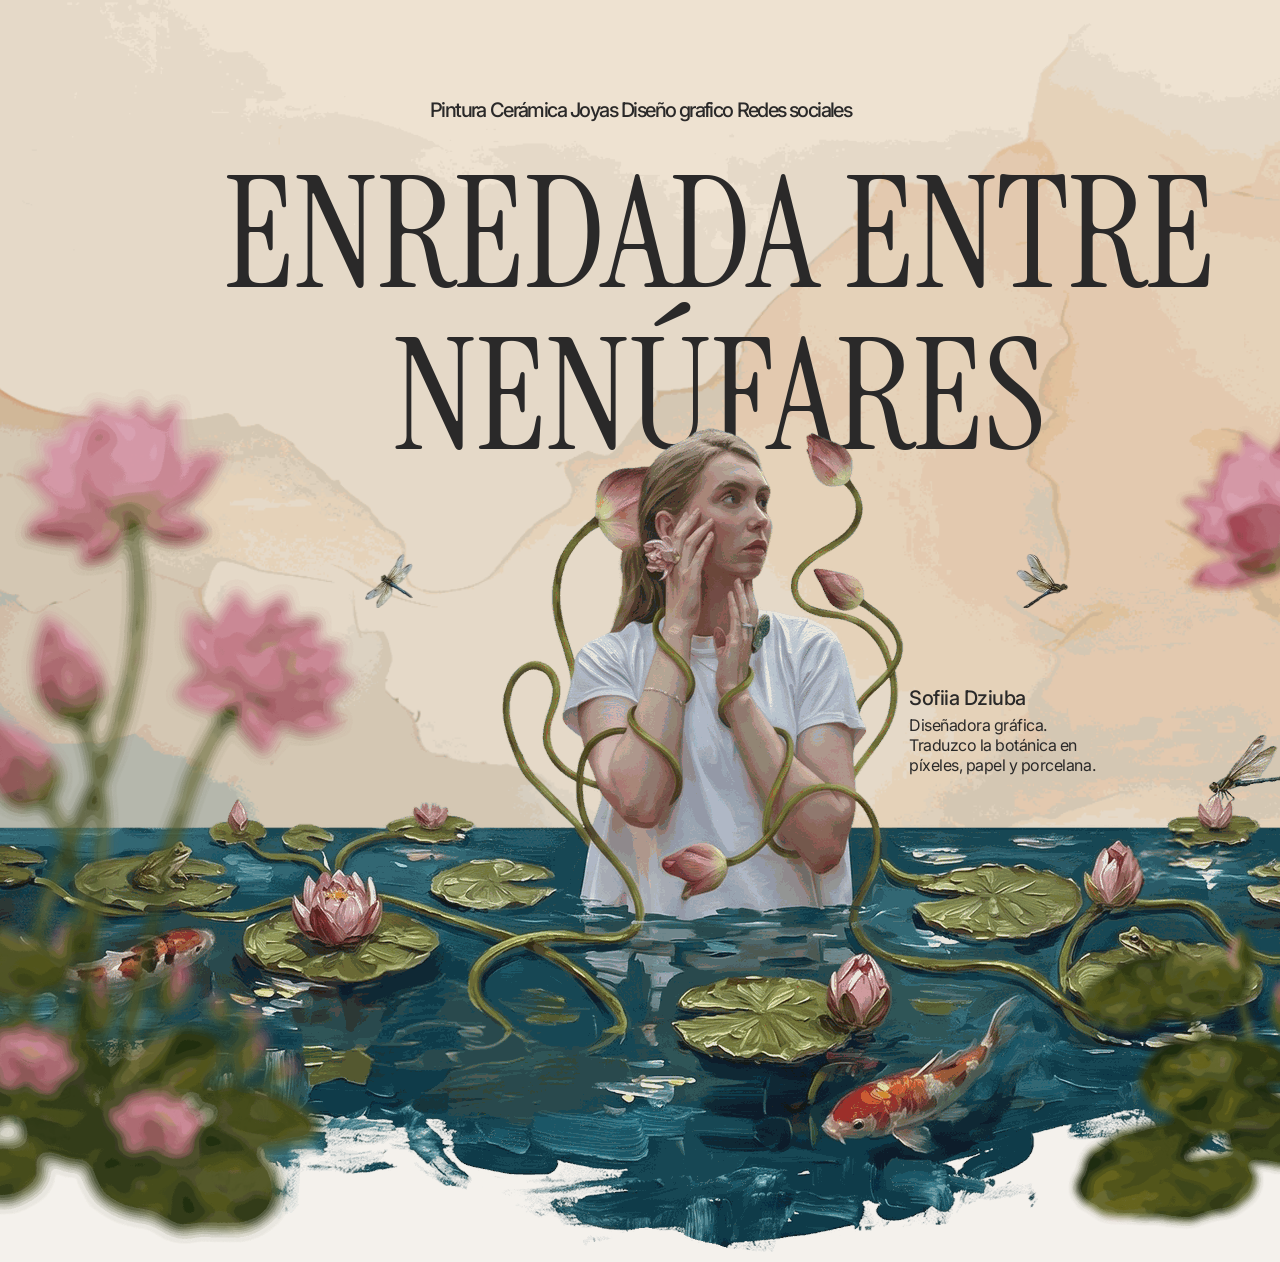
<file: SofaDaVinci/secciones/01-portada.html>
<!DOCTYPE html>
<html lang="es">
<head>
    <meta charset="UTF-8">
    <meta name="viewport" content="width=1440">
    <title>Portada — Sofía Dziuba</title>
    <link rel="stylesheet" href="../estilos/estilos.css">
    <style>
        /* standalone section: hoist content to the top of the page
           by negating the absolute Y offset of this section */
        .page { height: 1262px; }
        .page > * { transform: translateY(-0px); }
    </style>
</head>
<body>
<div class="page">
<header class="cover" id="portada">
        <img class="cover__bg-watercolor" src="../multimedia/imagenes/1-art-back.png" alt="" aria-hidden="true">
        <img class="cover__pond" src="../multimedia/imagenes/1-art-girl-back.png" alt="Autorretrato de Sofía entre nenúfares y peces koi">
        <img class="cover__flower-right" src="../multimedia/imagenes/1-art-flower-2-1.png" alt="" aria-hidden="true">
        <img class="cover__flower-left" src="../multimedia/imagenes/1-art-flower-1-1.png" alt="" aria-hidden="true">
        <img class="cover__bug-left" src="../multimedia/imagenes/1-art-bug-1.png" alt="" aria-hidden="true">
        <img class="cover__bug-right" src="../multimedia/imagenes/1-art-bug-2.png" alt="" aria-hidden="true">

        <nav class="cover__menu" aria-label="Menú principal">
            <a href="#pintura">Pintura</a>
            <a href="#ceramica">Cerámica</a>
            <a href="#joyas">Joyas</a>
            <a href="#grafico">Diseño grafico</a>
            <a href="#media">Redes sociales</a>
        </nav>

        <h1 class="cover__title">Enredada entre nenúfares</h1>

        <div class="cover__signature">
            <p class="cover__signature-name">Sofiia Dziuba</p>
            <p class="cover__signature-role">Diseñadora gráfica. Traduzco la botánica en píxeles, papel y porcelana.</p>
        </div>
    </header>
</div>

</body>
</html>
</file>
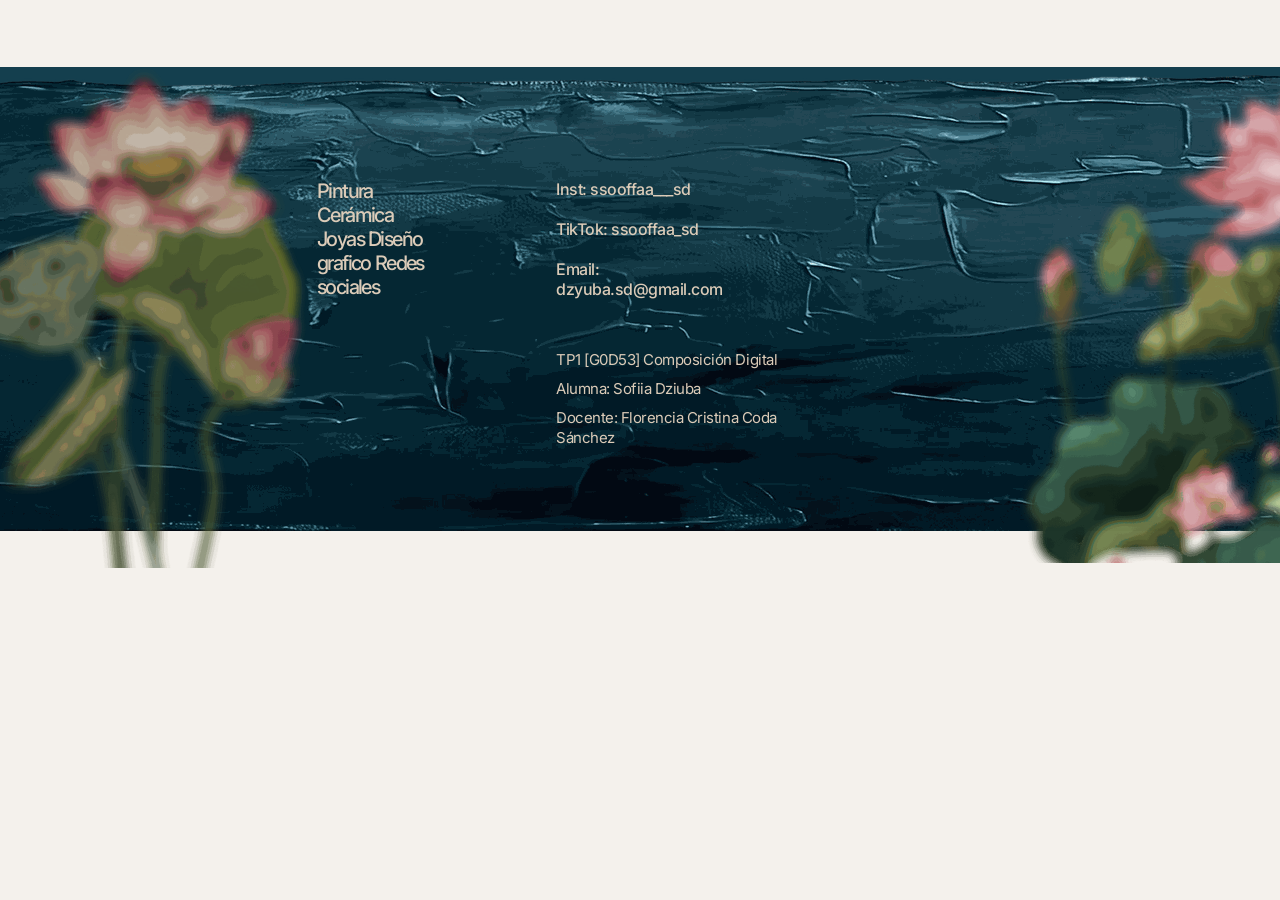
<file: SofaDaVinci/secciones/09-footer.html>
<!DOCTYPE html>
<html lang="es">
<head>
    <meta charset="UTF-8">
    <meta name="viewport" content="width=1440">
    <title>Footer — Sofía Dziuba</title>
    <link rel="stylesheet" href="../estilos/estilos.css">
    <style>
        /* standalone section: hoist content to the top of the page
           by negating the absolute Y offset of this section */
        .page { height: 645px; }
        .page > * { transform: translateY(-8155px); }
    </style>
</head>
<body>
<div class="page">
<footer class="footer">
        <img class="footer__bg"           src="../multimedia/imagenes/9-art-back-3-1.png" alt="" aria-hidden="true">
        <img class="footer__flower-left"  src="../multimedia/imagenes/9-art-1-1.png"       alt="" aria-hidden="true">
        <img class="footer__flower-right" src="../multimedia/imagenes/9-art-2-1.png"       alt="" aria-hidden="true">

        <nav class="footer__menu" aria-label="Menú del pie">
            <a href="#pintura">Pintura</a>
            <a href="#ceramica">Cerámica</a>
            <a href="#joyas">Joyas</a>
            <a href="#grafico">Diseño grafico</a>
            <a href="#media">Redes sociales</a>
        </nav>

        <address class="footer__contacts">
            <span>Inst: ssooffaa___sd</span>
            <span>TikTok: ssooffaa_sd</span>
            <a href="mailto:dzyuba.sd@gmail.com">Email: dzyuba.sd@gmail.com</a>
        </address>

        <div class="footer__course">
            <span>TP1 [G0D53] Composición Digital</span>
            <span>Alumna: Sofiia Dziuba</span>
            <span>Docente: Florencia Cristina Coda Sánchez</span>
        </div>
    </footer>
</div>

</body>
</html>
</file>
<file: SofaDaVinci/estilos/estilos.css>
@import url("reset.css");
@import url("tipografias.css");
@import url("variables.css");
@import url("posiciones.css");      /* auto-generated for desktop (>1024px) */
@import url("posiciones-tab.css");  /* auto-generated for tablet, wrapped in @media (601-1024px) */
@import url("posiciones-mob.css");  /* auto-generated for mobile, wrapped in @media (max-width:600px) */

/* ============================================================
   MODERN RESET (revisiones-profesora)
   ============================================================ */
*, *::before, *::after {
    box-sizing: border-box;
}
img, svg {
    max-width: 100%;
    display: block;
}
picture {
    display: contents;
}

/* ============================================================
   PAGE LAYOUT
   1440px-wide fixed canvas, centered on wider viewports.
   Horizontal bleed (elements extending to 1920-wide decoration)
   is clipped at the body edge, so wider viewports show more of it.
   ============================================================ */
html {
    background: var(--color-bg);
}

body {
    background: var(--color-bg);
    color: var(--color-fg);
    font-family: var(--font-sans);
    overflow-x: clip;
    min-width: 320px;
}

/* Desktop+tablet keep the legacy 1440-canvas minimum so layout doesn't reflow */
@media (min-width: 601px) {
    body {
        min-width: 1440px;
    }
}

.page {
    position: relative;
    margin: 0 auto;
    overflow-y: clip;
}

/* All page children are absolutely positioned. Exact box comes from posiciones.css. */
.page > header,
.page > footer,
.page > img,
.page main > section {
    position: absolute;
}

/* .page > main is a semantic wrapper with no layout of its own. */
.page > main {
    display: contents;
}

/* Sections default to 1440px wide unless posiciones.css overrides. */
.page main > section,
.page > header,
.page > footer {
    left: 0;
    width: 1440px;
}

/* Reset.css sets max-width:100% for all images. Inside the fixed canvas
   we want absolute widths (1920px bleed backgrounds etc.) to render as
   written, regardless of container. */
.page img {
    max-width: none;
    user-select: none;
}

/* Full-width bleed elements. Designed for 1920px wide canvas so they
   overflow beyond the 1440px frame. On viewports wider than 1920 we
   stretch them to fill the viewport to avoid cream stripes at the edges.
   Mobile (≤600px) uses its own bleed canvas (650px) - posiciones-mob.css
   sets exact left/width per Figma. */
@media (min-width: 601px) {
    .page .cover__bg-watercolor,
    .page .cover__pond,
    .page .ceramics__bg,
    .page .design__backtexture,
    .page .footer__bg,
    .page > .overlay--ceramics-top,
    .page > .overlay--ceramics-bottom,
    .page > .overlay--design-bottom {
        left: min(var(--bleed-left, -240px), calc(720px - 50vw));
        width: max(1920px, 100vw);
        object-fit: cover;
        object-position: center;
    }
}

/* Mobile bleed: 650px wide canvas centered. Matches Figma One page mob */
@media (max-width: 600px) {
    .page .cover__bg-watercolor,
    .page .cover__pond,
    .page .ceramics__bg,
    .page .design__backtexture,
    .page .footer__bg,
    .page .overlay--ceramics-top,
    .page .overlay--ceramics-bottom,
    .page .overlay--design-bottom {
        left: min(-137px, calc(188px - 50vw));
        width: max(650px, 100vw);
        object-fit: cover;
        object-position: center;
    }
}

/* Per-element bleed anchors (posiciones.css left values).
   Using a CSS var keeps the rule above data-driven. */
.cover__bg-watercolor { --bleed-left: -226px; }
.cover__pond {
    --bleed-left: -255px;
    object-position: top;
}


/* ============================================================
   BLOCK 1 - COVER (header)
   ============================================================ */
.cover__bg-watercolor {
    z-index: 1;
}

.cover__pond {
    z-index: 3;
}

.cover__flower-left,
.cover__flower-right {
    z-index: 4;
}

.cover__bug-left,
.cover__bug-right {
    z-index: 5;
}

.cover__menu {
    z-index: 7;
}
.cover__menu ul {
    display: flex;
    flex-direction: row;
    justify-content: space-between;
    align-items: flex-start;
    list-style: none;
    padding: 0;
    margin: 0;
    width: 100%;
    gap: 1.5rem;
}

.cover__menu a {
    font-family: var(--font-sans);
    font-weight: 500;
    font-size: 20px;
    line-height: 24px;
    letter-spacing: -0.08em;
    color: var(--color-fg);
    white-space: nowrap;
    transition: color 0.2s ease;
}

.cover__menu a:hover,
.cover__menu a:focus {
    color: var(--color-deep);
}

.cover__title {
    margin: 0;
    text-align: center;
    font-family: var(--font-serif);
    font-size: 154px;
    line-height: 162px;
    letter-spacing: 0;
    text-transform: uppercase;
    font-weight: 400;
    color: var(--color-fg);
    z-index: 2;
}

.cover__signature {
    z-index: 6;
}

.cover__signature-name {
    font-family: var(--font-sans);
    font-weight: 500;
    font-size: 20px;
    line-height: 24px;
    letter-spacing: -0.08em;
    color: var(--color-fg);
    margin: 0 0 5px;
}

.cover__signature-role {
    font-family: var(--font-sans);
    font-weight: 400;
    font-size: 16px;
    line-height: 20px;
    letter-spacing: -0.06em;
    color: var(--color-fg);
    margin: 0;
}

/* ============================================================
   BLOCK 2 - PHOTO
   ============================================================ */
.photo__title {
    font-family: var(--font-serif);
    font-size: 50px;
    line-height: 63px;
    font-weight: 400;
    text-transform: uppercase;
    color: var(--color-fg);
    margin: 0;
    letter-spacing: 0;
}

.photo__title em {
    font-style: italic;
}

.photo__body {
    font-family: var(--font-sans);
    font-size: 16px;
    line-height: 20px;
    letter-spacing: -0.06em;
    color: var(--color-fg);
    margin: 0;
}

.photo__body p + p {
    margin-top: 1em;
}

.photo__body strong {
    font-weight: 600;
}

.photo__audio-label {
    font-family: var(--font-script);
    font-weight: 400;
    font-size: 30px;
    line-height: 30px;
    color: var(--color-sage);
    margin: 0;
}

.photo__disk {
    padding: 0;
    background: none;
    border: 0;
    cursor: pointer;
    z-index: 2;
}

.photo__disk-img {
    width: 100%;
    height: 100%;
    transform-origin: center;
}

.photo__disk.is-playing .photo__disk-img {
    animation: spin-disk 6s linear infinite;
}

@keyframes spin-disk {
    to { transform: rotate(360deg); }
}

.photo__diskplay {
    z-index: 3;
}

/* Play overlay above vinyl (revisiones-profesora) */
.play-disco {
    position: absolute;
    left: 310px;
    top: 273px;
    width: 64px;
    height: 64px;
    border-radius: 50%;
    background: rgba(0, 0, 0, 0.5);
    border: 2px solid white;
    cursor: pointer;
    display: flex;
    align-items: center;
    justify-content: center;
    padding: 0;
    z-index: 4;
    transition: background 0.2s, opacity 0.2s;
}
.play-disco:hover {
    background: rgba(0, 0, 0, 0.7);
}
.play-disco.is-playing {
    opacity: 0;
    pointer-events: none;
}

.photo__polaroid {
    margin: 0;
    transition: transform 0.4s ease, filter 0.4s ease;
}

.photo__polaroid-face {
    position: absolute;
    inset: 0;
    width: 100%;
    height: 100%;
    transition: opacity 0.5s ease;
}

.photo__polaroid-face--back {
    opacity: 0;
}

.photo__polaroid:hover,
.photo__polaroid:focus-within {
    transform: translateY(-6px) scale(1.04);
    filter: drop-shadow(0 8px 16px rgba(0, 0, 0, 0.25));
}

.photo__polaroid:hover .photo__polaroid-face--front,
.photo__polaroid:focus-within .photo__polaroid-face--front {
    opacity: 0;
}

.photo__polaroid:hover .photo__polaroid-face--back,
.photo__polaroid:focus-within .photo__polaroid-face--back {
    opacity: 1;
}

/* ============================================================
   BLOCK 3 - DRAWING
   ============================================================ */
.drawing__title {
    font-family: var(--font-serif);
    font-size: 50px;
    line-height: 63px;
    font-weight: 400;
    text-transform: uppercase;
    color: var(--color-fg);
    margin: 0;
}

.drawing__title em {
    font-style: italic;
}

.drawing__title .nowrap {
    white-space: nowrap;
}

.drawing__body {
    font-family: var(--font-sans);
    font-size: 16px;
    line-height: 20px;
    letter-spacing: -0.06em;
    color: var(--color-fg);
    margin: 0;
}

.drawing__body p + p {
    margin-top: 1em;
}

.drawing__art-1,
.drawing__art-2 {
    z-index: 3;
}

.drawing__image-1,
.drawing__image-2,
.drawing__image-3 {
    z-index: 2;
}

.drawing__gallery {
    margin: 0;
    z-index: 4;
    display: flex;
    align-items: center;
    gap: 9px;
}

.drawing__gallery-arrow {
    flex-shrink: 0;
    width: 120px;
    height: 39px;
    padding: 0;
    background: none;
    border: 0;
    cursor: pointer;
    transition: transform 0.2s ease;
}

.drawing__gallery-arrow:hover {
    transform: scale(1.08);
}

.drawing__gallery-arrow img {
    width: 100%;
    height: 100%;
    object-fit: contain;
}

.drawing__gallery-frame {
    position: relative;
    flex-shrink: 0;
    width: 403px;
    height: 509px;
}

.drawing__gallery-photo {
    position: absolute;
    inset: 0;
    width: 100%;
    height: 100%;
    object-fit: contain;
    transition: opacity 0.4s ease;
}

.drawing__gallery-photo.is-hidden {
    opacity: 0;
    visibility: hidden;
}

/* ============================================================
   BLOCK 4 - CERAMICS
   ============================================================ */
.ceramics__bg {
    background: var(--color-deep);
    z-index: 1;
}

.ceramics__title,
.ceramics__body,
.ceramics__steps,
.ceramics__outro {
    z-index: 3;
}

.ceramics__steps {
    margin: 0;
    padding: 0;
}

.ceramics__step {
    object-fit: cover;
    object-position: center;
    z-index: 3;
}

.ceramics__step-label {
    font-family: var(--font-script);
    font-weight: 400;
    font-size: 36px;
    line-height: 36px;
    color: var(--color-sand);
    text-align: center;
    margin: 0;
    white-space: nowrap;
    z-index: 4;
}

.ceramics__title {
    font-family: var(--font-serif);
    font-size: 50px;
    line-height: 63px;
    font-weight: 400;
    text-transform: uppercase;
    text-align: center;
    color: var(--color-bg);
    margin: 0;
}

.ceramics__title em {
    font-style: italic;
}

.ceramics__body {
    font-family: var(--font-sans);
    font-size: 16px;
    line-height: 20px;
    letter-spacing: -0.06em;
    color: var(--color-bg);
    text-align: center;
    margin: 0;
}

.ceramics__outro {
    font-family: var(--font-sans);
    font-size: 16px;
    line-height: 20px;
    letter-spacing: -0.06em;
    color: var(--color-bg);
    text-align: center;
    margin: 0;
}

/* ============================================================
   BLOCK 5 - DESIGN
   ============================================================ */
.design__backtexture {
    z-index: 0;
}

.design__title,
.design__body {
    z-index: 3;
}

.design__title {
    font-family: var(--font-serif);
    font-size: 50px;
    line-height: 63px;
    font-weight: 400;
    text-transform: uppercase;
    color: var(--color-fg);
    margin: 0;
}

.design__title em {
    font-style: italic;
}

.design__body {
    font-family: var(--font-sans);
    font-size: 16px;
    line-height: 20px;
    letter-spacing: -0.06em;
    color: var(--color-fg);
    margin: 0;
}

.design__body p + p {
    margin-top: 1em;
}

.design__image-1,
.design__image-2,
.design__image-3 {
    z-index: 2;
}

/* ============================================================
   BLOCK 6 - RINGS
   ============================================================ */
.rings__title {
    font-family: var(--font-serif);
    font-size: 50px;
    line-height: 63px;
    font-weight: 400;
    text-transform: uppercase;
    color: var(--color-fg);
    margin: 0;
    z-index: 2;
}

.rings__title em {
    font-style: italic;
}

.rings__body {
    font-family: var(--font-sans);
    font-size: 16px;
    line-height: 20px;
    letter-spacing: -0.06em;
    color: var(--color-fg);
    margin: 0;
    z-index: 2;
}

.rings__body p + p {
    margin-top: 1em;
}

.rings__hint {
    font-family: var(--font-script);
    font-size: 30px;
    line-height: 30px;
    color: var(--color-sage);
    margin: 0;
}

.rings__ring,
.rings__ring--2,
.rings__ring--3 {
    perspective: 1200px;
    cursor: pointer;
    margin: 0;
    z-index: 2;
}

/* Desktop: rings__row is transparent (rings positioned directly relative to .rings) */
.rings__row {
    display: contents;
}

.rings__ring-inner {
    position: relative;
    width: 100%;
    height: 100%;
    transition: transform 0.6s ease;
    transform-style: preserve-3d;
}

.rings__ring:hover .rings__ring-inner,
.rings__ring:focus-within .rings__ring-inner,
.rings__ring--2:hover .rings__ring-inner,
.rings__ring--2:focus-within .rings__ring-inner,
.rings__ring--3:hover .rings__ring-inner,
.rings__ring--3:focus-within .rings__ring-inner {
    transform: rotateY(180deg);
}

.rings__ring-face {
    position: absolute;
    inset: 0;
    backface-visibility: hidden;
    width: 100%;
    height: 100%;
    object-fit: contain;
}

.rings__ring-face--back {
    transform: rotateY(180deg);
}

.rings__art-1,
.rings__art-2,
.rings__image-4,
.rings__image-5 {
    z-index: 3;
}

/* ============================================================
   BLOCK 7 - REELS
   ============================================================ */
.reels__title {
    font-family: var(--font-serif);
    font-size: 50px;
    line-height: 63px;
    font-weight: 400;
    text-transform: uppercase;
    text-align: center;
    color: var(--color-fg);
    margin: 0;
}

.reels__title em {
    font-style: italic;
}

.reels__body {
    font-family: var(--font-sans);
    font-size: 16px;
    line-height: 20px;
    letter-spacing: -0.06em;
    color: var(--color-fg);
    text-align: center;
    margin: 0;
}

.reels__list {
    list-style: none;
    padding: 0;
    margin: 0;
    display: flex;
    justify-content: space-between;
}

.reels__item {
    width: 247px;
    height: 423px;
    overflow: hidden;
    flex-shrink: 0;
    border-radius: 4px;
}

.reels__item a {
    display: block;
    width: 100%;
    height: 100%;
}

.reels__item img {
    width: 100%;
    height: 100%;
    object-fit: cover;
    transition: transform 0.6s ease;
}

.reels__item:hover img {
    transform: scale(1.06);
}

/* ============================================================
   BLOCK 8 - MEDIA (social)
   ============================================================ */
.media__title {
    font-family: var(--font-serif);
    font-size: 50px;
    line-height: 63px;
    font-weight: 400;
    text-transform: uppercase;
    color: var(--color-fg);
    margin: 0;
}

.media__body {
    font-family: var(--font-sans);
    font-size: 16px;
    line-height: 20px;
    letter-spacing: -0.06em;
    color: var(--color-fg);
    margin: 0;
}

.media__list ul {
    list-style: none;
    padding: 0;
    margin: 0;
    display: flex;
    flex-direction: row;
    justify-content: space-between;
    width: 100%;
    height: 100%;
}

.media__item {
    width: 98px;
    display: flex;
    flex-direction: column;
    align-items: center;
    gap: 23px;
    text-decoration: none;
}

.media__item-icon {
    width: 100%;
    height: 100px;
    position: relative;
    display: block;
}

.media__item-icon img {
    position: absolute;
    inset: 0;
    width: 100%;
    height: 100%;
    object-fit: contain;
    transition: opacity 0.3s ease;
}

.media__item-icon .hover {
    opacity: 0;
}

.media__item:hover .media__item-icon .default,
.media__item:focus .media__item-icon .default {
    opacity: 0;
}

.media__item:hover .media__item-icon .hover,
.media__item:focus .media__item-icon .hover {
    opacity: 1;
}

.media__item-label {
    font-family: var(--font-script);
    font-weight: 400;
    font-size: 30px;
    line-height: 30px;
    color: var(--color-deep);
    text-align: center;
}

/* ============================================================
   PAGE-LEVEL OVERLAYS (decorative images layered over blocks)
   ============================================================ */
.overlay--ceramics-top,
.overlay--ceramics-bottom,
.overlay--design-bottom,
.overlay--photo-pin,
.overlay--rings-pin {
    z-index: 5;
}

/* ============================================================
   FOOTER (flat elements, not wrapped in a single group in Figma)
   ============================================================ */
.footer__bg {
    z-index: 1;
    background: var(--color-deep);
}

.footer__flower-left,
.footer__flower-right {
    z-index: 2;
}

.footer__menu {
    z-index: 3;
}
.footer__menu ul {
    display: flex;
    flex-direction: column;
    list-style: none;
    padding: 0;
    margin: 0;
    gap: 30px;
}

.footer__menu a {
    font-family: var(--font-sans);
    font-weight: 500;
    font-size: 20px;
    line-height: 24px;
    letter-spacing: -0.08em;
    color: var(--color-sand);
    transition: color 0.2s ease;
}

.footer__menu a:hover,
.footer__menu a:focus {
    color: var(--color-bg);
}

.footer__contacts {
    display: flex;
    flex-direction: column;
    align-items: flex-start;
    gap: 20px;
    font-style: normal;
    text-align: left;
    z-index: 3;
}

.footer__contacts a,
.footer__contacts span {
    font-family: var(--font-sans);
    font-weight: 500;
    font-size: 16px;
    line-height: 20px;
    letter-spacing: -0.06em;
    color: var(--color-sand);
}

.footer__contacts a:hover {
    color: var(--color-bg);
}

.footer__course {
    display: flex;
    flex-direction: column;
    gap: 9px;
    z-index: 3;
}

.footer__course span {
    font-family: var(--font-sans);
    font-weight: 400;
    font-size: 15px;
    line-height: 20px;
    letter-spacing: -0.06em;
    color: var(--color-sand);
}

/* ============================================================
   BOTON SUBIR (revisiones-profesora)
   ============================================================ */
.boton-subir {
    position: fixed;
    bottom: 2rem;
    right: 2rem;
    width: 48px;
    height: 48px;
    border-radius: 50%;
    background: rgba(0, 0, 0, 0.7);
    color: #fff;
    display: flex;
    align-items: center;
    justify-content: center;
    text-decoration: none;
    z-index: 100;
    transition: opacity 0.3s, background 0.3s;
}
.boton-subir:hover {
    background: rgba(0, 0, 0, 0.9);
}

/* ============================================================
   MENU OVERLAY (mobile + tablet)
   Figma frames:
     "One page mob menu open"    376 × 881
     "One page tablet menu open" 768 × 1034
   ============================================================ */
.menu-overlay {
    position: fixed;
    inset: 0;
    z-index: 1000;
    visibility: hidden;
    opacity: 0;
    transition: opacity 0.28s ease, visibility 0s linear 0.28s;
}
.menu-overlay.is-open {
    visibility: visible;
    opacity: 1;
    transition: opacity 0.28s ease;
}
.menu-overlay__inner {
    position: absolute;
    background: var(--color-deep);
    overflow: hidden;
}

.menu-overlay__close {
    position: absolute;
    padding: 0;
    background: none;
    border: 0;
    cursor: pointer;
    z-index: 2;
}
.menu-overlay__close img {
    width: 100%;
    height: 100%;
    object-fit: contain;
}

.menu-overlay__nav {
    position: absolute;
    z-index: 2;
}
.menu-overlay__nav ul {
    list-style: none;
    padding: 0;
    margin: 0;
    display: flex;
    flex-direction: column;
    align-items: center;
    gap: 40px;
}
.menu-overlay__nav a {
    font-family: var(--font-sans);
    font-weight: 500;
    font-size: 30px;
    line-height: 24px;
    letter-spacing: -0.08em;
    color: var(--color-sand);
    text-align: center;
    white-space: nowrap;
    text-decoration: none;
    transition: color 0.2s ease;
}
.menu-overlay__nav a:hover,
.menu-overlay__nav a:focus {
    color: var(--color-bg);
}

.menu-overlay__media {
    position: absolute;
    list-style: none;
    padding: 0;
    margin: 0;
    display: flex;
    justify-content: space-between;
    align-items: center;
    z-index: 2;
}
.menu-overlay__media li {
    width: 63px;
    height: 64px;
    flex-shrink: 0;
}
.menu-overlay__media a {
    display: block;
    width: 100%;
    height: 100%;
    transition: transform 0.3s ease;
}
.menu-overlay__media a:hover,
.menu-overlay__media a:focus {
    transform: scale(1.08);
}
.menu-overlay__media img {
    width: 100%;
    height: 100%;
    object-fit: contain;
}

body.is-menu-open {
    overflow: hidden;
}

@media (min-width: 1025px) {
    .menu-overlay { display: none !important; }
}

@media (prefers-reduced-motion: reduce) {
    .menu-overlay,
    .menu-overlay__inner {
        transition-duration: 0.001ms !important;
    }
}

/* ============================================================
   TIPOGRAFIA (revisiones-profesora)
   Colocado al final del archivo para vencer reglas anteriores
   con la misma especificidad (.ceramics__body, .reels__body, etc.).
   ============================================================ */

/* letter-spacing -0.03rem en titulos, parrafos, labels y contactos.
   Excluido: cover__title (logo), navs, botones. */
p,
article p,
section p,
.photo__body,
.photo__body p,
.drawing__body,
.drawing__body p,
.design__body,
.design__body p,
.rings__body,
.rings__body p,
.ceramics__body,
.ceramics__outro,
.reels__body,
.media__body,
.photo__title,
.drawing__title,
.ceramics__title,
.design__title,
.rings__title,
.reels__title,
.media__title,
.photo__audio-label,
.rings__hint,
.ceramics__step-label,
.cover__signature-name,
.cover__signature-role,
.footer__contacts a,
.footer__contacts span,
.footer__course span {
    letter-spacing: -0.03rem;
}

/* line-height 1.5 solo en parrafos. Titulos mantienen su line-height original. */
p,
article p,
section p,
.photo__body,
.photo__body p,
.drawing__body,
.drawing__body p,
.design__body,
.design__body p,
.rings__body,
.rings__body p,
.ceramics__body,
.ceramics__outro,
.reels__body,
.media__body {
    line-height: 1.5;
}

/* Italic en titulos no se debe pisar */
.photo__title em,
.drawing__title em,
.ceramics__title em,
.design__title em,
.rings__title em,
.reels__title em {
    display: inline-block;
    margin-bottom: 0.5rem;
}

/* ============================================================
   MOBILE BURGER (default hidden, shown ≤600px)
   ============================================================ */
.cover__menu-burger {
    display: none;
    padding: 0;
    background: none;
    border: 0;
    cursor: pointer;
    z-index: 7;
}
.cover__menu-burger img {
    width: 100%;
    height: 100%;
    object-fit: contain;
}

/* ============================================================
   MOBILE LAYOUT (≤600px) - matches "One page mob" Figma frame
   ============================================================ */
@media (max-width: 600px) {

    /* Sections inherit desktop's hardcoded width: 1440px. Override to mob width. */
    .page > header,
    .page main > section,
    .page > footer {
        width: 376px;
    }
    .page {
        overflow-x: clip;
    }

    /* Show burger, hide full nav */
    .cover__menu-burger {
        display: block;
    }
    .cover__menu {
        display: none;
    }

    /* Menu overlay (Figma "One page mob menu open" 376×881):
       full-screen panel, fade-in + subtle Y slide.
       Close anchored to right (Figma 19px from frame right),
       nav/media horizontally centered, media pinned to bottom
       (Figma 50px from frame bottom) so it stays visible on
       any viewport height. */
    .menu-overlay__inner {
        inset: 0;
        transform: translateY(-12px);
        transition: transform 0.3s cubic-bezier(.22, .61, .36, 1);
    }
    .menu-overlay.is-open .menu-overlay__inner {
        transform: translateY(0);
    }
    .menu-overlay__close {
        right: 19px;
        top: 27px;
        width: 54px;
        height: 53px;
    }
    .menu-overlay__nav {
        left: 50%;
        top: 154px;
        width: 183px;
        transform: translateX(-50%);
    }
    .menu-overlay__media {
        left: 50%;
        bottom: 50px;
        width: 277px;
        transform: translateX(-50%);
    }

    /* Atoms that exist only on desktop - hide on mobile */
    .cover__bug-left,
    .cover__bug-right,
    .photo__polaroid--4,
    .drawing__image-1,
    .drawing__image-2,
    .ceramics__outro,
    .rings__image-4 {
        display: none;
    }

    /* Cover title: 74px / lh 80 (Figma mob) */
    .cover__title {
        font-size: 74px;
        line-height: 80px;
        text-align: center;
    }

    /* Section titles: 38/40 (Figma mob) */
    .photo__title,
    .drawing__title,
    .ceramics__title,
    .design__title,
    .reels__title,
    .media__title {
        font-size: 38px;
        line-height: 40px;
    }
    .rings__title {
        font-size: 34px;
        line-height: 40px;
    }

    /* Body text + titles: in Figma mob almost everything is CENTER aligned */
    .photo__title,
    .drawing__title,
    .ceramics__title,
    .design__title,
    .rings__title,
    .reels__title,
    .media__title,
    .photo__body,
    .drawing__body,
    .design__body,
    .rings__body,
    .ceramics__body,
    .reels__body,
    .media__body,
    .photo__audio-label,
    .rings__hint,
    .cover__signature,
    .cover__signature-name,
    .cover__signature-role,
    .footer__contacts {
        text-align: center;
    }
    .photo__body,
    .drawing__body,
    .design__body,
    .rings__body,
    .ceramics__body,
    .reels__body,
    .media__body {
        font-size: 16px;
    }
    .footer__contacts {
        align-items: center;
    }

    /* Mrs Saint Delafield script labels: 30px on mobile */
    .photo__audio-label,
    .rings__hint,
    .ceramics__step-label,
    .media__item-label {
        font-size: 30px;
        line-height: 30px;
    }

    /* Drawing gallery: image on top, arrows row below.
       Override desktop's flex with grid template-areas. */
    .drawing__gallery {
        display: grid;
        grid-template-columns: 1fr 1fr;
        grid-template-rows: auto auto;
        grid-template-areas:
            "frame frame"
            "prev  next";
        gap: 14px 7px;
        place-items: center;
    }
    .drawing__gallery-frame {
        grid-area: frame;
        width: 100%;
        height: auto;
        aspect-ratio: 403 / 509;
    }
    .drawing__gallery-arrow:first-of-type {
        grid-area: prev;
    }
    .drawing__gallery-arrow:last-of-type {
        grid-area: next;
    }

    /* Reels list: Figma mob keeps a row of 4 cards (1030px wide) inside
       a 376px viewport - implement as horizontal scroll. Override width
       so the list fits viewport and items overflow horizontally. */
    .reels__list {
        width: calc(100% - 38px);
        overflow-x: auto;
        overflow-y: hidden;
        gap: 14px;
        padding-right: 19px;
        scroll-snap-type: x mandatory;
        scrollbar-width: thin;
        -webkit-overflow-scrolling: touch;
        touch-action: pan-x;
        justify-content: flex-start;
    }
    .reels__item {
        scroll-snap-align: start;
        flex-shrink: 0;
    }

    /* Joyas/rings: only the 3 rings should scroll, not the title/text.
       HTML wraps rings in .rings__row - on mobile we make IT the scroll
       container. Override ring positions to be wrapper-relative (top: 0). */
    .rings__row {
        display: block;
        position: absolute;
        left: 0;
        top: 823px;
        width: 100%;
        height: 310px;
        overflow-x: auto;
        overflow-y: visible;
        scrollbar-width: thin;
        -webkit-overflow-scrolling: touch;
        touch-action: pan-x;
    }
    .rings__ring   { left: 19px;  top: 0; }
    .rings__ring--2 { left: 281px; top: 0; }
    .rings__ring--3 { left: 543px; top: 0; }

    /* Footer: Figma mob has a "background color" rect at footer-relative
       top:286 left:-14 size 404x493 (gen_css.py skips it). Render via ::before
       so it sits behind watercolor (z:1) and decorative flowers. */
    .footer::before {
        content: "";
        position: absolute;
        left: -14px;
        top: 286px;
        width: 404px;
        height: 493px;
        background: #001824;
        z-index: 0;
    }

    /* Media list: 2x2 grid needs taller container so labels under bottom
       row aren't clipped by Figma's 308px height. */
    .media__list {
        height: auto;
        min-height: 360px;
    }
    .media__item-icon {
        height: 100px;
    }

    /* Media list: 2x2 grid. The flex children are <li>, not .media__item (<a>),
       so flex-basis must target li or the items collapse to content width. */
    .media__list ul {
        flex-wrap: wrap;
        flex-direction: row;
        justify-content: space-between;
        align-content: space-between;
        gap: 30px 12px;
    }
    .media__list li {
        flex: 0 0 calc(50% - 6px);
        display: flex;
        justify-content: center;
    }
    .media__item {
        width: 100%;
    }

    /* Footer menu: keep vertical, but adjust gap for mobile */
    .footer__menu ul {
        gap: 22px;
    }

    /* Play overlay: 56px button centered on 158x157 disk
       (disk top 59 + 78.5 = center 137.5; button top = 137.5 - 28 = 109.5) */
    .play-disco {
        left: 154px;
        top: 110px;
        width: 56px;
        height: 56px;
    }

    /* Footer contacts: align text to the left of its 212px container */
    .footer__contacts {
        text-align: left;
        align-items: flex-start;
    }

    /* Body texts overflow Figma's allotted height (browser font metrics
       differ from Figma). Shift each "first image after body" + cascade
       blocks below so a 20px gap stays between text bottom and image. */

    /* photo: landscape +40 (body ends ~692, was 672 → 712) */
    .photo__landscape { top: 712px; }

    /* drawing: gallery+image-3+arts +36, block height +36 */
    .drawing { height: 1395px; }
    .drawing__gallery { top: 440px; }
    .drawing__image-3 { top: 940px; }
    .drawing__art-1 { top: 1165px; }
    .drawing__art-2 { top: 1156px; }

    /* ceramics: shift block top +36 (drawing cascade), step-1 +10 (gap),
       move step-labels right under their step images (no top gap) */
    .ceramics { top: 3774px; }
    .ceramics__step-1 { top: 490px; }
    .ceramics__step-label-1 { top: 585px; }
    .ceramics__step-label-2 { top: 762.3px; }
    .ceramics__step-label-3 { top: 949.6px; }

    /* design: shift block top +36, image-2 +33 (body real bottom ~1105) */
    .design { top: 5016px; }
    .design__image-2 { top: 1125px; }

    /* rings: shift block top +36, internal cluster +51 to keep relative spacing */
    .rings { top: 6688px; height: 1133px; }
    .rings__image-5 { top: 416px; }
    .rings__art-2 { top: 638px; }
    .rings__art-1 { top: 665px; }
    .rings__hint { top: 760px; }

    /* reels: shift block top +87 (drawing+rings cascade), list +18 */
    .reels { top: 7861px; height: 671px; }
    .reels__list { top: 248px; }

    /* media+footer: shift block tops by full cascade (+105) */
    .media { top: 8572px; }
    .footer { top: 9049px; }

    /* Page-level overlays: shift to follow their host blocks */
    .overlay--ceramics-top { top: 3774px; }
    .overlay--ceramics-bottom { top: 4927px; }
    .overlay--design-bottom { top: 6350px; }
    .overlay--rings-pin { top: 7122px; }

    /* Page total height grows with cumulative section extensions */
    .page { height: 9828px; }
}

/* ============================================================
   TABLET LAYOUT (601-1024px) - matches "One page tablet" Figma frame
   ============================================================ */
@media (min-width: 601px) and (max-width: 1024px) {

    body {
        min-width: 768px;
    }

    /* Sections at tablet canvas width */
    .page > header,
    .page main > section,
    .page > footer {
        width: 768px;
    }

    /* Atoms not present in tablet Figma frame: hide so desktop position
       (1440-canvas) doesn't leak in. Skipping menu per request. */
    .cover__menu,
    .drawing__image-1,
    .photo__polaroid--4 {
        display: none;
    }

    /* Tablet burger: shown in place of desktop nav.
       Figma "One page tablet" → menu_mob_open 1 at frame-rel (688,25) 53×55.
       Sits as direct .page child (page-relative coords). */
    .cover__menu-burger {
        display: block;
        position: absolute;
        left: 688px;
        top: 25px;
        width: 53px;
        height: 55px;
    }

    /* Menu overlay (Figma "One page tablet menu open" 768×1034):
       right-side panel, slides in from right. Cover stays visible to the left.
       Visible panel width 407px = Figma's 471px panel minus 64px right bleed. */
    .menu-overlay__inner {
        right: 0;
        top: 0;
        width: 407px;
        height: 100%;
        transform: translateX(100%);
        transition: transform 0.34s cubic-bezier(.22, .61, .36, 1);
    }
    .menu-overlay.is-open .menu-overlay__inner {
        transform: translateX(0);
    }
    /* Coords anchored to panel right edge — matches Figma frame-right offsets */
    .menu-overlay__close {
        right: 30px;
        top: 52px;
        width: 54px;
        height: 53px;
    }
    .menu-overlay__nav {
        right: 107px;
        top: 179px;
        width: 183px;
    }
    /* Media row pinned to viewport bottom (Figma: 39px from frame bottom)
       so it stays visible regardless of viewport height. */
    .menu-overlay__media {
        right: 61px;
        bottom: 39px;
        width: 277px;
    }
    .menu-overlay__media li {
        height: 63px;
    }

    /* Bleed atoms designed at 1920px in tablet Figma — anchor at center 384,
       stretch to viewport when wider */
    .page .cover__bg-watercolor,
    .page .ceramics__bg {
        left: min(-562px, calc(384px - 50vw));
        width: max(1920px, 100vw);
        object-fit: cover;
        object-position: center;
    }

    /* Bleed atoms designed at ~1130px in tablet — center anchor, stretch */
    .page .cover__pond,
    .page .design__backtexture,
    .page .footer__bg,
    .page .overlay--ceramics-top,
    .page .overlay--ceramics-bottom,
    .page .overlay--design-bottom {
        left: min(-181px, calc(384px - 50vw));
        width: max(1130px, 100vw);
        object-fit: cover;
        object-position: center;
    }

    /* Cover title 100/100 (Figma tablet) */
    .cover__title {
        font-size: 100px;
        line-height: 100px;
    }

    /* Section titles stay at desktop 50/63 (matches Figma tablet) */

    /* Body texts: 17/20 (Figma tablet) */
    .photo__body,
    .drawing__body,
    .design__body,
    .rings__body,
    .ceramics__body,
    .ceramics__outro,
    .reels__body,
    .media__body,
    .cover__signature-role {
        font-size: 17px;
        line-height: 20px;
    }

    /* Footer contacts: 17/20 (Figma tablet) */
    .footer__contacts a,
    .footer__contacts span {
        font-size: 17px;
    }

    /* Mrs Saint Delafield script labels: per-element sizes from Figma */
    .photo__audio-label,
    .media__item-label {
        font-size: 26px;
        line-height: 24px;
    }
    .rings__hint {
        font-size: 28px;
        line-height: 24px;
    }
    .ceramics__step-label {
        font-size: 34px;
        line-height: 24px;
    }

    /* Play overlay centered on tablet disk (left 103, w 186 → cx 196, btn w 64) */
    .play-disco {
        left: 164px;
    }

    /* Media block: title and body centered (Figma tablet) */
    .media__title,
    .media__body {
        text-align: center;
    }

    /* Body texts in Spanish render ~30% taller in browser Inter than in Figma's
       text engine for the same prescribed box, so wrapped text overflows the
       declared height and the next image creeps onto it. Two fixes per body:
       1) collapse paragraph gap (Figma stores both halves as one text node);
       2) push the image directly below body to clear actual rendered height. */
    .photo__body p + p,
    .drawing__body p + p,
    .design__body p + p,
    .rings__body p + p {
        margin-top: 0;
    }
    .photo__landscape { top: 484px; }
    .drawing__gallery { top: 433px; }
    .design__image-2 { top: 1087px; }

    /* Cascade: when photo__landscape moves down +48, the rest of the photo
       block (polaroids, page-level photo-pin overlay) follow, keeping the
       Figma relative spacing. Same +33 cascade for the drawing block. */
    .photo__polaroid    { top: 484px; }   /* was 436 */
    .photo__polaroid--3 { top: 803px; }   /* was 755 */
    .photo__polaroid--2 { top: 909px; }   /* was 861 */
    .overlay--photo-pin { top: 1931px; }  /* was 1883 */
    .drawing__art-1     { top: 841px; }   /* was 808 */
    .drawing__image-3   { top: 958px; }   /* was 925 */
    .drawing__art-2     { top: 1105px; }  /* was 1072 */
    .overlay--ceramics-top { top: 3469px; } /* was 3436 */

    /* Reels list: Figma tablet keeps a row of 4 cards (1048px wide, gap 20)
       inside a 768px viewport - implement as horizontal scroll. */
    .reels__list {
        width: calc(100% - 28px);
        overflow-x: auto;
        overflow-y: hidden;
        gap: 20px;
        padding-right: 28px;
        scroll-snap-type: x mandatory;
        scrollbar-width: thin;
        -webkit-overflow-scrolling: touch;
        touch-action: pan-x;
        justify-content: flex-start;
    }
    .reels__item {
        scroll-snap-align: start;
        flex-shrink: 0;
    }
}
</file>
